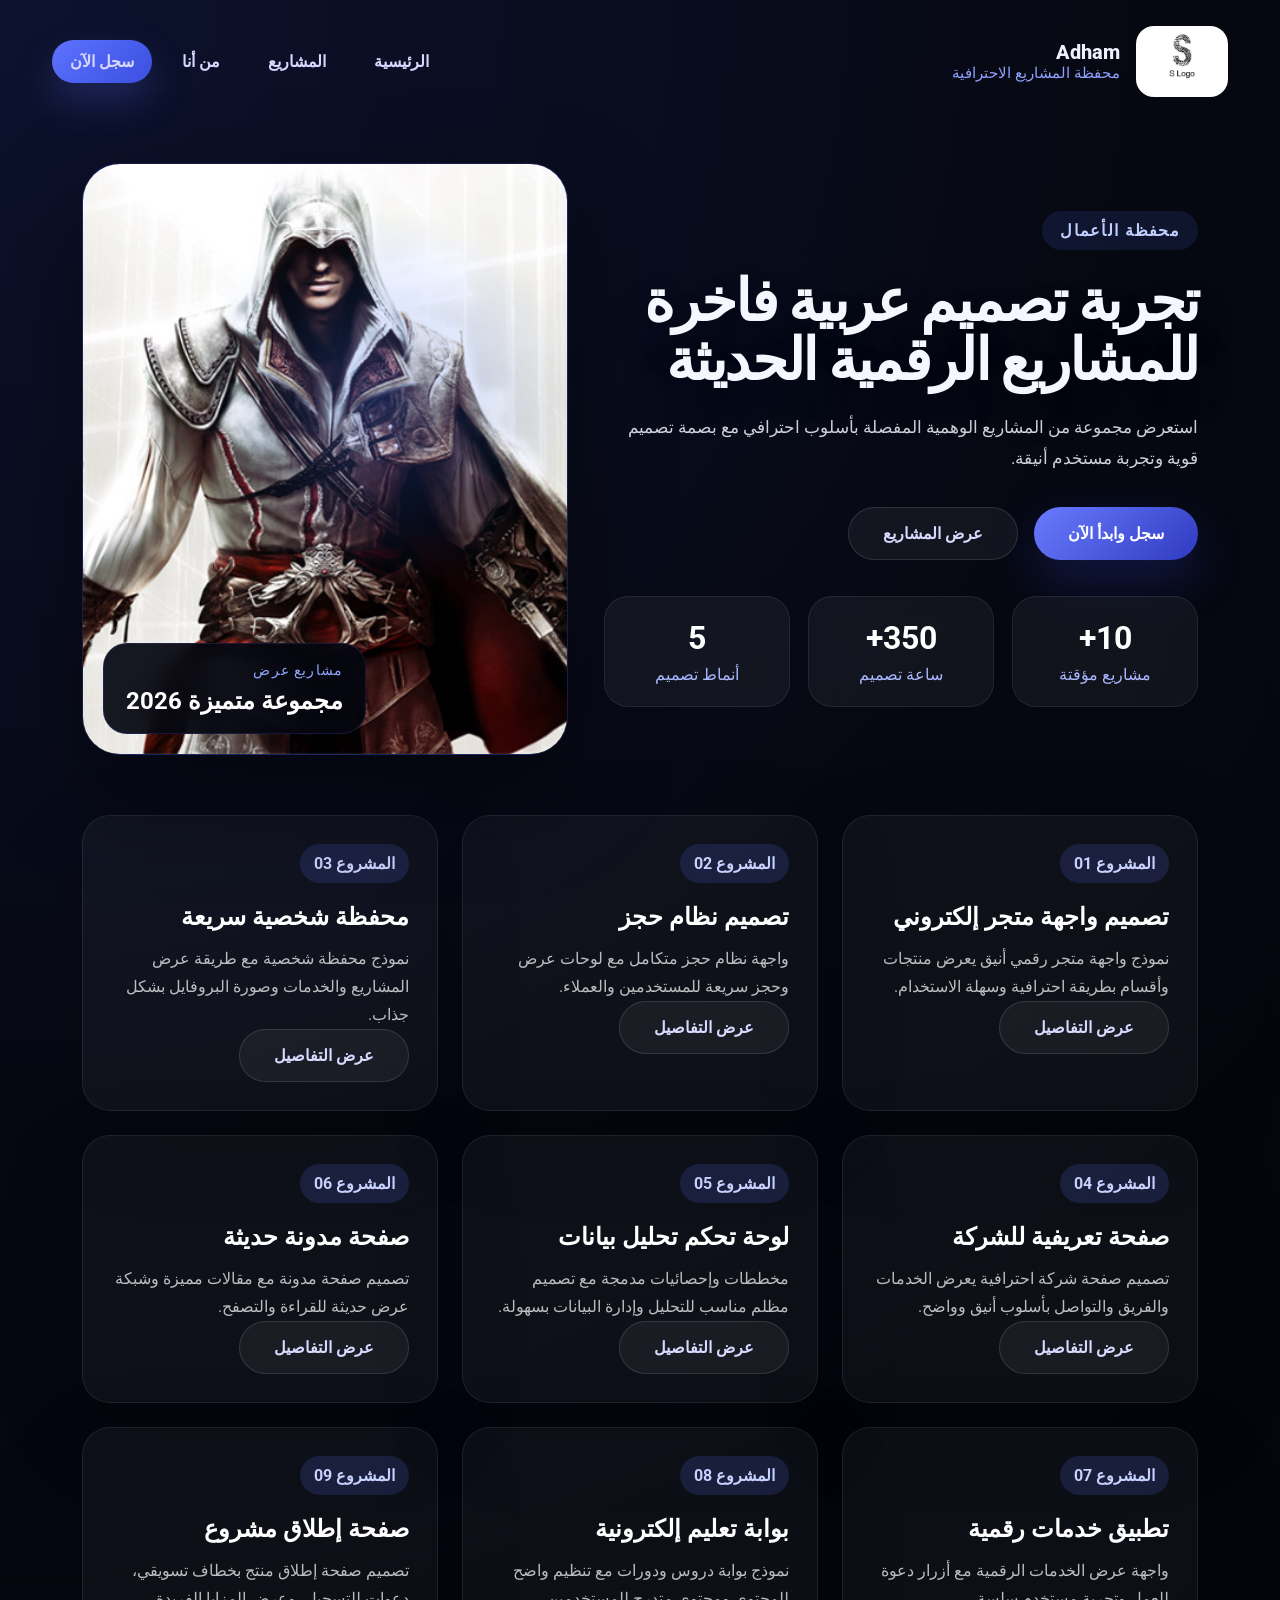
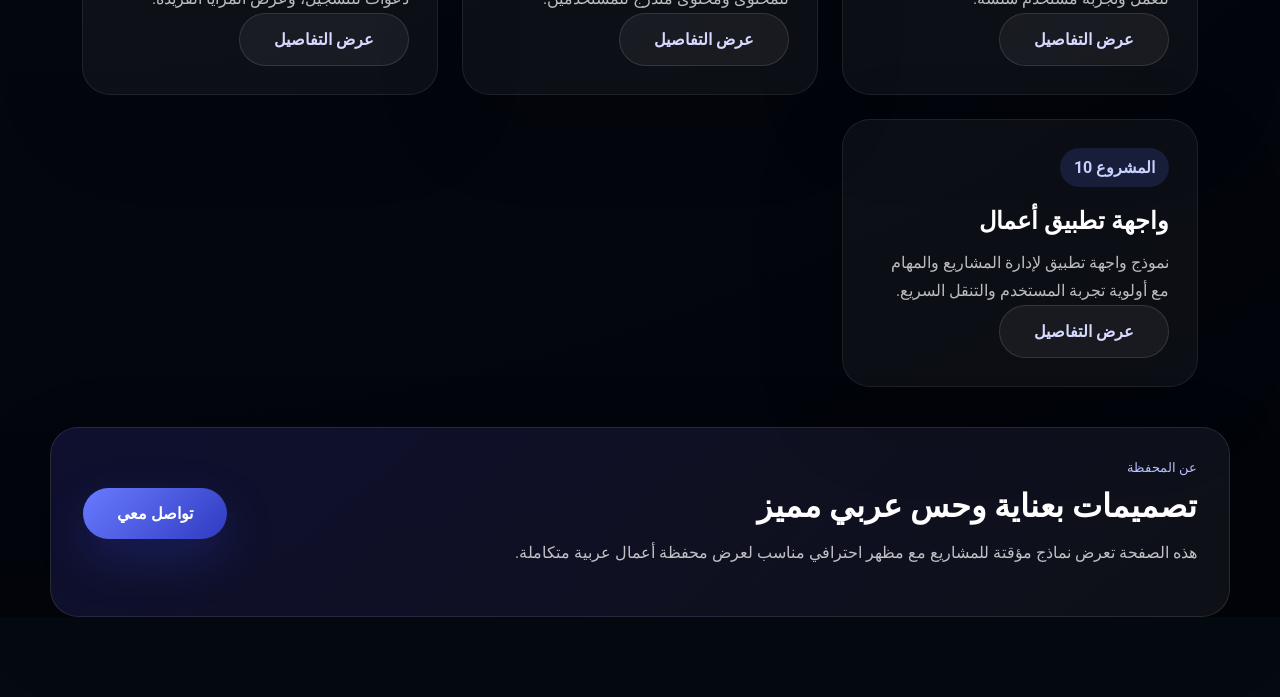
<file: index.html>
﻿<!DOCTYPE html>
<html lang="ar" dir="rtl">
<head>
  <meta charset="UTF-8">
  <meta name="viewport" content="width=device-width, initial-scale=1.0">
  <link rel="preconnect" href="https://fonts.googleapis.com">
  <link rel="preconnect" href="https://fonts.gstatic.com" crossorigin>
  <link href="https://fonts.googleapis.com/css2?family=Roboto:ital,wght@0,100..900;1,100..900&display=swap" rel="stylesheet">
  <title>محفظة المشاريع | Adham Portfolio</title>
  <link rel="stylesheet" href="./main.css">
</head>
<body class="home-page">
  <header class="site-header">
    <div class="brand">
      <img class="logo" src="images/20461.webp" alt="شعار Adham">
      <div>
        <span class="brand-label">Adham</span>
        <p class="brand-subtitle">محفظة المشاريع الاحترافية</p>
      </div>
    </div>
    <nav class="nav-menu">
      <a href="index.html">الرئيسية</a>
      <a href="#projects">المشاريع</a>
      <a href="#about">من أنا</a>
      <a class="nav-button" href="register.html">سجل الآن</a>
    </nav>
  </header>

  <main>
    <section class="hero-panel">
      <div class="hero-copy">
        <span class="eyebrow">محفظة الأعمال</span>
        <h1>تجربة تصميم عربية فاخرة للمشاريع الرقمية الحديثة</h1>
        <p>استعرض مجموعة من المشاريع الوهمية المفصلة بأسلوب احترافي مع بصمة تصميم قوية وتجربة مستخدم أنيقة.</p>
        <div class="hero-actions">
          <a class="primary-button" href="register.html">سجل وابدأ الآن</a>
          <a class="secondary-button" href="#projects">عرض المشاريع</a>
        </div>
        <div class="hero-metrics">
          <div>
            <strong>10+</strong>
            <span>مشاريع مؤقتة</span>
          </div>
          <div>
            <strong>350+</strong>
            <span>ساعة تصميم</span>
          </div>
          <div>
            <strong>5</strong>
            <span>أنماط تصميم</span>
          </div>
        </div>
      </div>
      <div class="hero-visual">
        <article class="visual-card">
          <img src="images/banner-image.jpg" alt="واجهة محفظة المشاريع العربية">
          <div class="visual-badge">
            <span>مشاريع عرض</span>
            <strong>مجموعة متميزة 2026</strong>
          </div>
        </article>
      </div>
    </section>

    <section id="projects" class="features-grid">
      <article class="feature-item">
        <span>المشروع 01</span>
        <h2>تصميم واجهة متجر إلكتروني</h2>
        <p>نموذج واجهة متجر رقمي أنيق يعرض منتجات وأقسام بطريقة احترافية وسهلة الاستخدام.</p>
        <a href="test.html" class="secondary-button">عرض التفاصيل</a>
      </article>
      <article class="feature-item">
        <span>المشروع 02</span>
        <h2>تصميم نظام حجز</h2>
        <p>واجهة نظام حجز متكامل مع لوحات عرض وحجز سريعة للمستخدمين والعملاء.</p>
        <a href="newhere/index.html" class="secondary-button">عرض التفاصيل</a>
      </article>
      <article class="feature-item">
        <span>المشروع 03</span>
        <h2>محفظة شخصية سريعة</h2>
        <p>نموذج محفظة شخصية مع طريقة عرض المشاريع والخدمات وصورة البروفايل بشكل جذاب.</p>
        <a href="#" class="secondary-button">عرض التفاصيل</a>
      </article>
      <article class="feature-item">
        <span>المشروع 04</span>
        <h2>صفحة تعريفية للشركة</h2>
        <p>تصميم صفحة شركة احترافية يعرض الخدمات والفريق والتواصل بأسلوب أنيق وواضح.</p>
        <a href="#" class="secondary-button">عرض التفاصيل</a>
      </article>
      <article class="feature-item">
        <span>المشروع 05</span>
        <h2>لوحة تحكم تحليل بيانات</h2>
        <p>مخططات وإحصائيات مدمجة مع تصميم مظلم مناسب للتحليل وإدارة البيانات بسهولة.</p>
        <a href="#" class="secondary-button">عرض التفاصيل</a>
      </article>
      <article class="feature-item">
        <span>المشروع 06</span>
        <h2>صفحة مدونة حديثة</h2>
        <p>تصميم صفحة مدونة مع مقالات مميزة وشبكة عرض حديثة للقراءة والتصفح.</p>
        <a href="#" class="secondary-button">عرض التفاصيل</a>
      </article>
      <article class="feature-item">
        <span>المشروع 07</span>
        <h2>تطبيق خدمات رقمية</h2>
        <p>واجهة عرض الخدمات الرقمية مع أزرار دعوة للعمل وتجربة مستخدم سلسة.</p>
        <a href="#" class="secondary-button">عرض التفاصيل</a>
      </article>
      <article class="feature-item">
        <span>المشروع 08</span>
        <h2>بوابة تعليم إلكترونية</h2>
        <p>نموذج بوابة دروس ودورات مع تنظيم واضح للمحتوى ومحتوى متدرج للمستخدمين.</p>
        <a href="#" class="secondary-button">عرض التفاصيل</a>
      </article>
      <article class="feature-item">
        <span>المشروع 09</span>
        <h2>صفحة إطلاق مشروع</h2>
        <p>تصميم صفحة إطلاق منتج بخطاف تسويقي، دعوات للتسجيل، وعرض المزايا الفريدة.</p>
        <a href="#" class="secondary-button">عرض التفاصيل</a>
      </article>
      <article class="feature-item">
        <span>المشروع 10</span>
        <h2>واجهة تطبيق أعمال</h2>
        <p>نموذج واجهة تطبيق لإدارة المشاريع والمهام مع أولوية تجربة المستخدم والتنقل السريع.</p>
        <a href="#" class="secondary-button">عرض التفاصيل</a>
      </article>
    </section>

    <section class="cta-strip" id="about">
      <div>
        <small>عن المحفظة</small>
        <h2>تصميمات بعناية وحس عربي مميز</h2>
        <p>هذه الصفحة تعرض نماذج مؤقتة للمشاريع مع مظهر احترافي مناسب لعرض محفظة أعمال عربية متكاملة.</p>
      </div>
      <a class="primary-button" href="contact.html">تواصل معي</a>
    </section>
  </main>
</body>
</html>
<template id="project-template">
  <article class="feature-item">
    <span></span>
    <h2></h2>
    <p></p>
    <a href="#" class="secondary-button">عرض التفاصيل</a>
  </article>
</template>
</file>
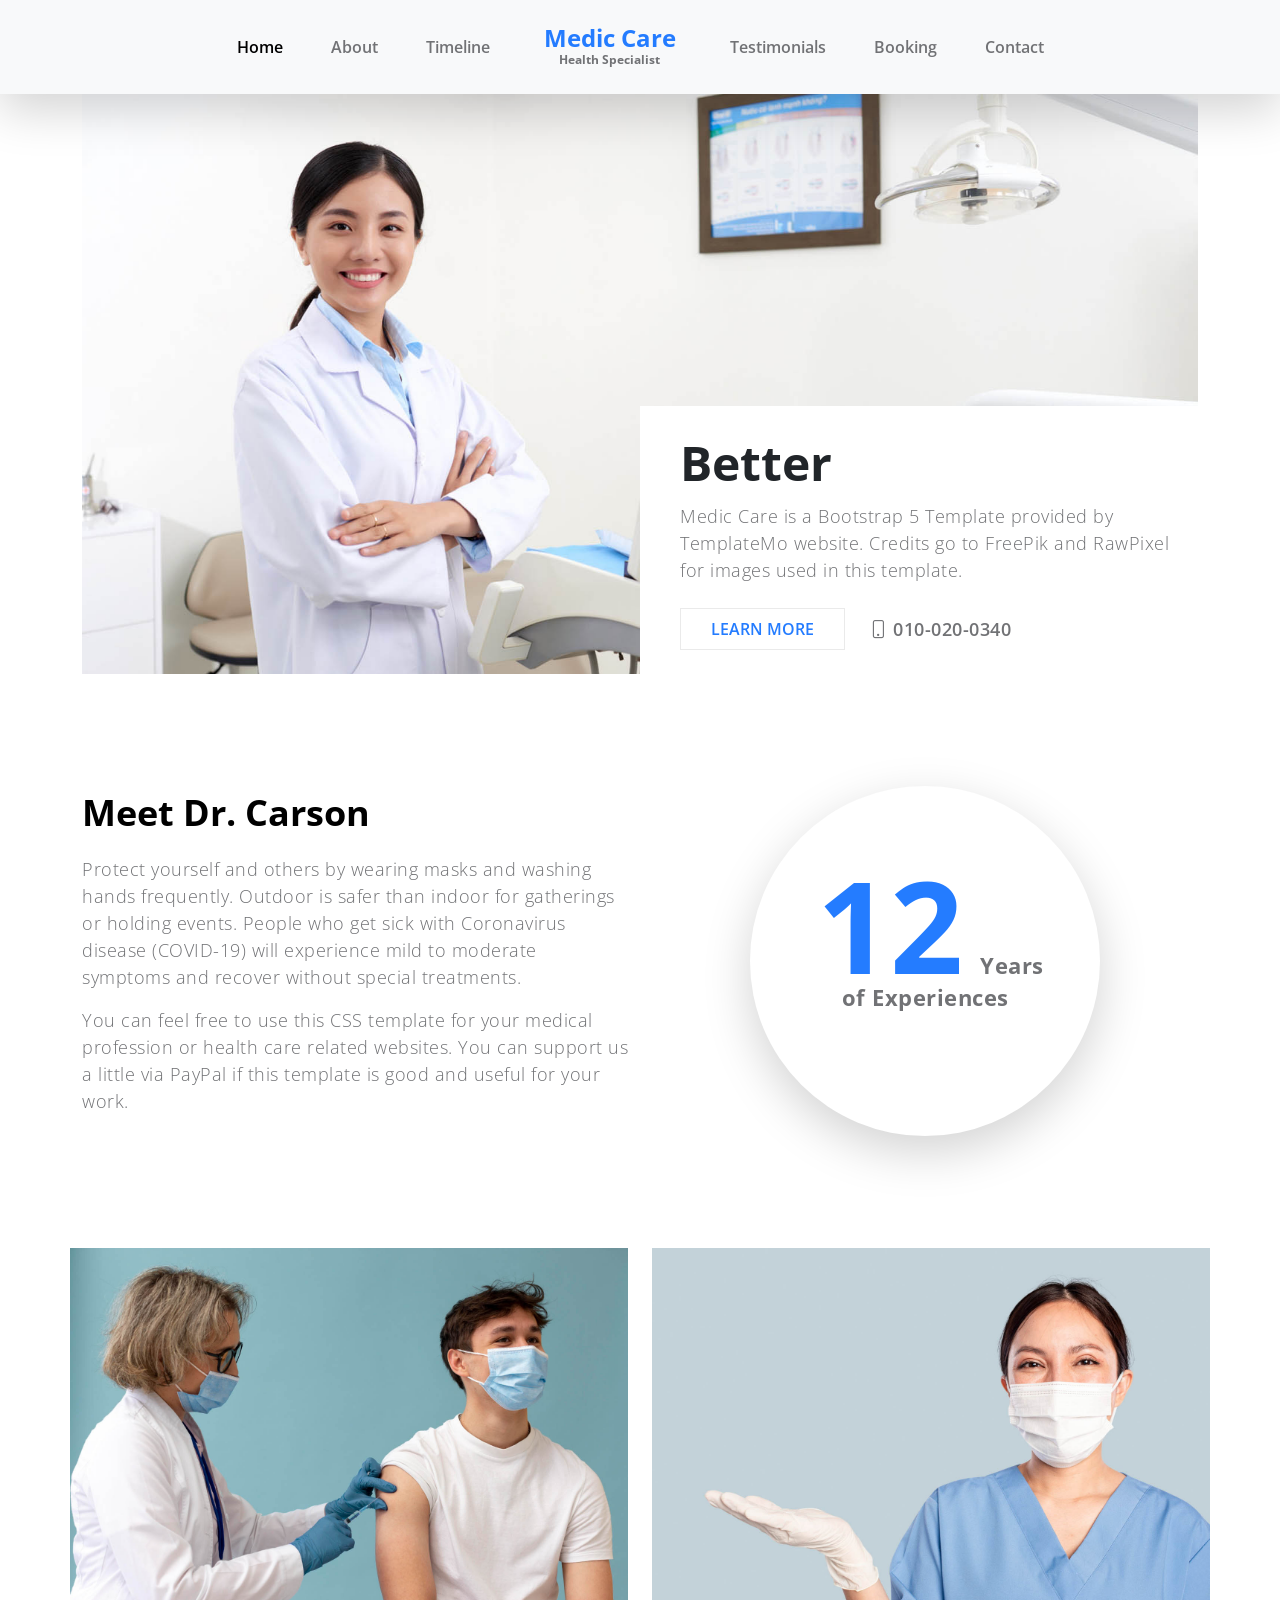
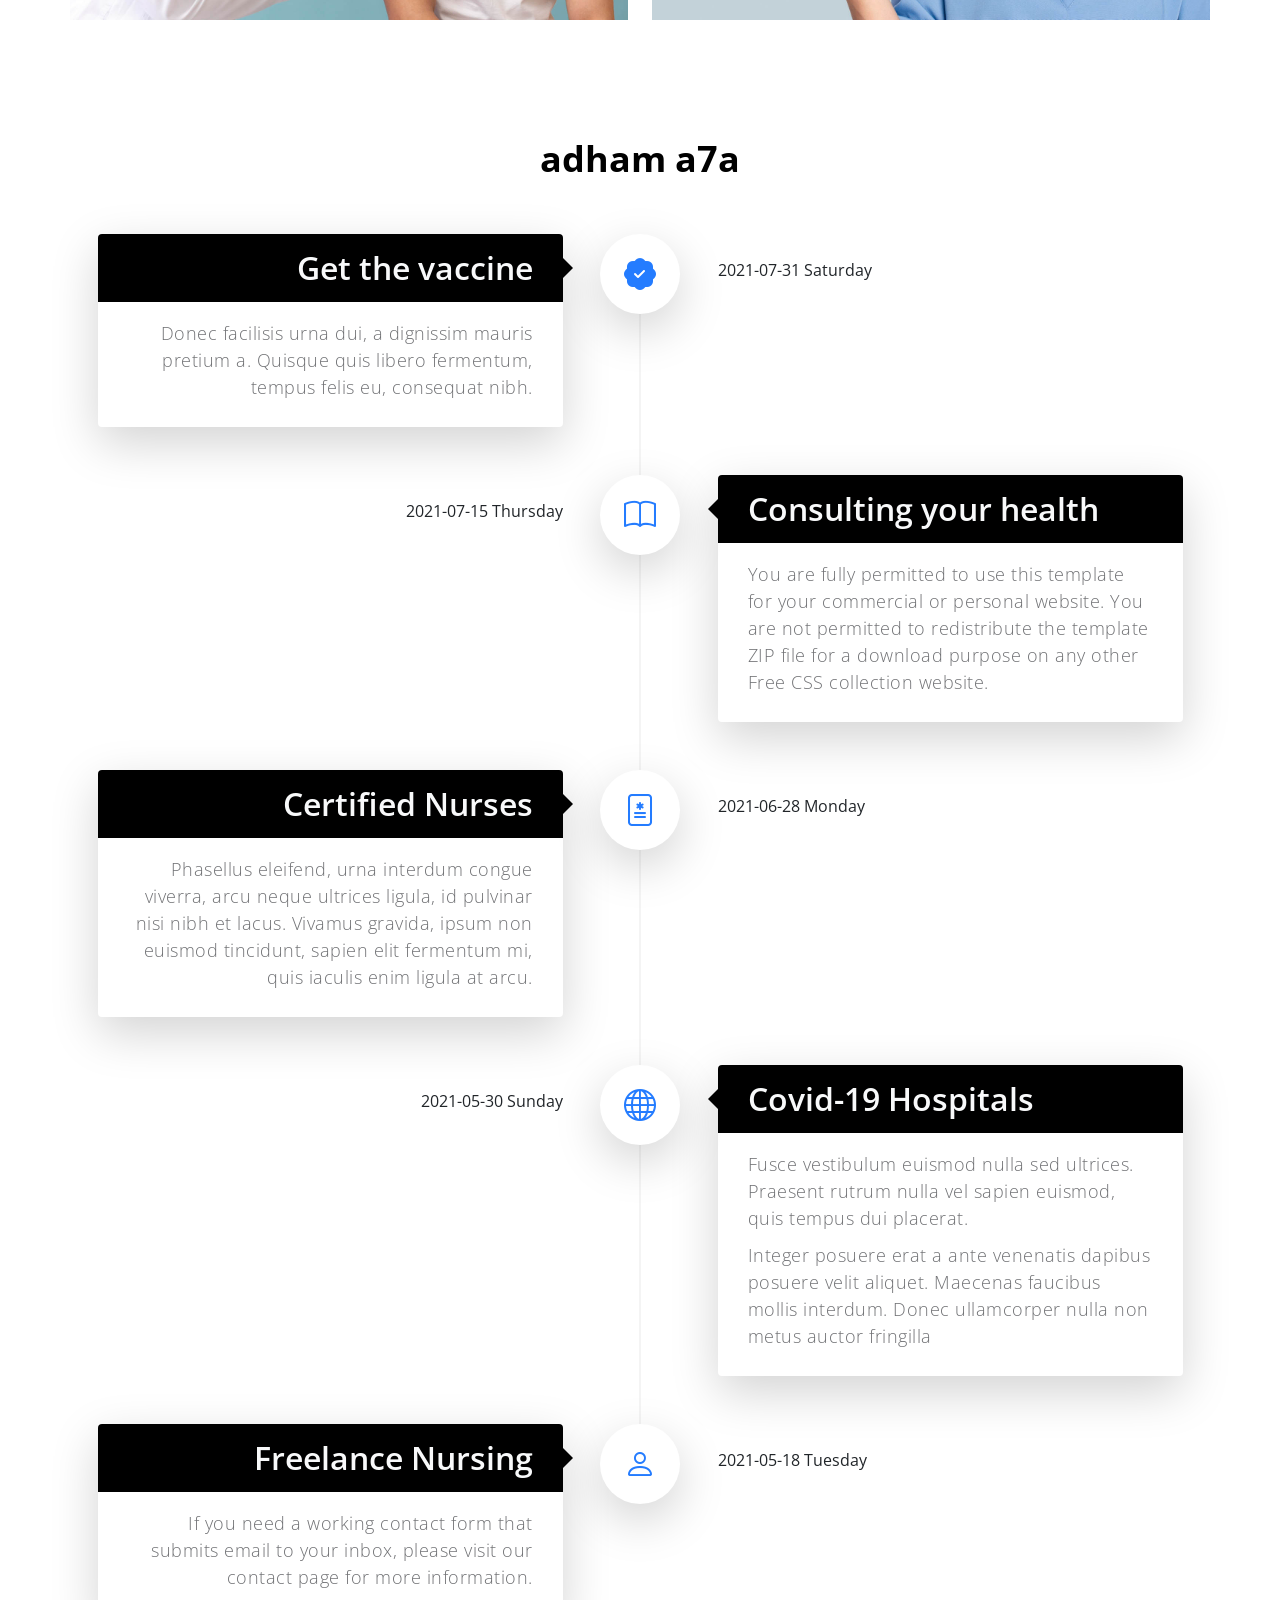
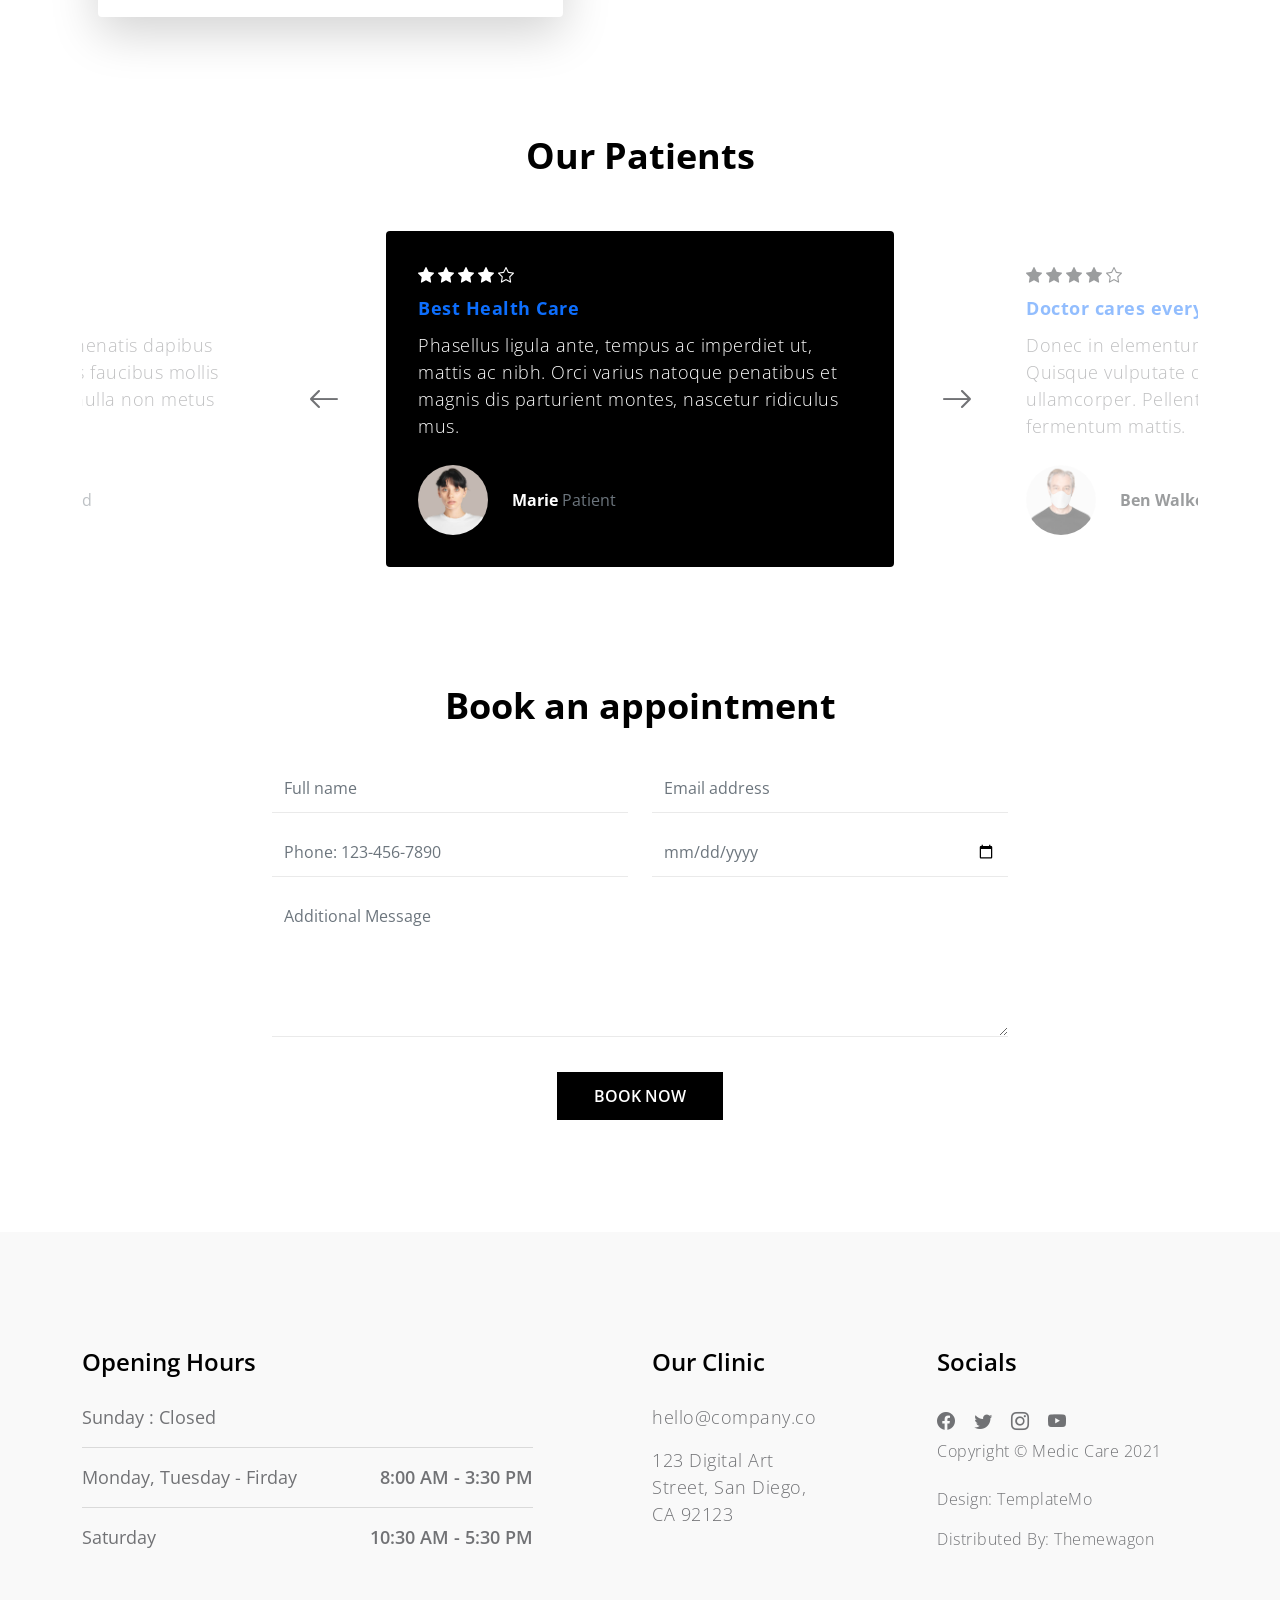
<file: newhere/index.html>
<!doctype html>
<html lang="en">
    <head>
        <meta charset="utf-8">
        <meta name="viewport" content="width=device-width, initial-scale=1">

        <meta name="description" content="">
        <meta name="author" content="">

        <title>Medic Care Bootstrap 5 CSS Template</title>

        <!-- CSS FILES -->        
        <link rel="preconnect" href="https://fonts.googleapis.com">
        
        <link rel="preconnect" href="https://fonts.gstatic.com" crossorigin>
        
        <link href="https://fonts.googleapis.com/css2?family=Open+Sans:wght@300;400;600;700&display=swap" rel="stylesheet">

        <link href="css/bootstrap.min.css" rel="stylesheet">

        <link href="css/bootstrap-icons.css" rel="stylesheet">

        <link href="css/owl.carousel.min.css" rel="stylesheet">

        <link href="css/owl.theme.default.min.css" rel="stylesheet">

        <link href="css/templatemo-medic-care.css" rel="stylesheet">
<!--

TemplateMo 566 Medic Care

https://templatemo.com/tm-566-medic-care

-->
    </head>
    
    <body id="top">
    
        <main>

            <nav class="navbar navbar-expand-lg bg-light fixed-top shadow-lg">
                <div class="container">
                    <a class="navbar-brand mx-auto d-lg-none" href="index.html">
                        Medic Care
                        <strong class="d-block">Health Specialist</strong>
                    </a>

                    <button class="navbar-toggler" type="button" data-bs-toggle="collapse" data-bs-target="#navbarNav" aria-controls="navbarNav" aria-expanded="false" aria-label="Toggle navigation">
                        <span class="navbar-toggler-icon"></span>
                    </button>

                    <div class="collapse navbar-collapse" id="navbarNav">
                        <ul class="navbar-nav mx-auto">
                            <li class="nav-item active">
                                <a class="nav-link" href="#hero">Home</a>
                            </li>

                            <li class="nav-item">
                                <a class="nav-link" href="#about">About</a>
                            </li>

                            <li class="nav-item">
                                <a class="nav-link" href="#timeline">Timeline</a>
                            </li>

                            <a class="navbar-brand d-none d-lg-block" href="index.html">
                                Medic Care
                                <strong class="d-block">Health Specialist</strong>
                            </a>

                            <li class="nav-item">
                                <a class="nav-link" href="#reviews">Testimonials</a>
                            </li>

                            <li class="nav-item">
                                <a class="nav-link" href="#booking">Booking</a>
                            </li>

                            <li class="nav-item">
                                <a class="nav-link" href="#contact">Contact</a>
                            </li>
                        </ul>
                    </div>

                </div>
            </nav>

            <section class="hero" id="hero">
                <div class="container">
                    <div class="row">

                        <div class="col-12">
                            <div id="myCarousel" class="carousel slide carousel-fade" data-bs-ride="carousel">
                                <div class="carousel-inner">
                                    <div class="carousel-item active">
                                        <img src="images/slider/portrait-successful-mid-adult-doctor-with-crossed-arms.jpg" class="img-fluid" alt="">
                                    </div>

                                    <div class="carousel-item">
                                        <img src="images/slider/young-asian-female-dentist-white-coat-posing-clinic-equipment.jpg" class="img-fluid" alt="">
                                    </div>

                                    <div class="carousel-item">
                                        <img src="images/slider/doctor-s-hand-holding-stethoscope-closeup.jpg" class="img-fluid" alt="">
                                    </div>
                                </div>
                            </div>

                            <div class="heroText d-flex flex-column justify-content-center">

                                <h1 class="mt-auto mb-2">
                                    Better
                                    <div class="animated-info">
                                        <span class="animated-item">health</span>
                                        <span class="animated-item">days</span>
                                        <span class="animated-item">lives</span>
                                    </div>
                                </h1>

                                <p class="mb-4">Medic Care is a Bootstrap 5 Template provided by TemplateMo website. Credits go to FreePik and RawPixel for images used in this template.</p>

                                <div class="heroLinks d-flex flex-wrap align-items-center">
                                    <a class="custom-link me-4" href="#about" data-hover="Learn More">Learn More</a>

                                    <p class="contact-phone mb-0"><i class="bi-phone"></i> 010-020-0340</p>
                                </div>
                            </div>
                        </div>

                    </div>
                </div>
            </section>

            <section class="section-padding" id="about">
                <div class="container">
                    <div class="row">

                        <div class="col-lg-6 col-md-6 col-12">
                            <h2 class="mb-lg-3 mb-3">Meet Dr. Carson</h2>

                            <p>Protect yourself and others by wearing masks and washing hands frequently. Outdoor is safer than indoor for gatherings or holding events. People who get sick with Coronavirus disease (COVID-19) will experience mild to moderate symptoms and recover without special treatments.</p>

                            <p>You can feel free to use this CSS template for your medical profession or health care related websites. You can <a rel="nofollow" href="http://paypal.me/templatemo" target="_blank">support us a little</a> via PayPal if this template is good and useful for your work.</p>
                        </div>

                        <div class="col-lg-4 col-md-5 col-12 mx-auto">
                            <div class="featured-circle bg-white shadow-lg d-flex justify-content-center align-items-center">
                                <p class="featured-text"><span class="featured-number">12</span> Years<br> of Experiences</p>
                            </div>
                        </div>

                    </div>
                </div>
            </section>

            <section class="gallery">
                <div class="container">
                    <div class="row">

                        <div class="col-lg-6 col-6 ps-0">
                            <img src="images/gallery/medium-shot-man-getting-vaccine.jpg" class="img-fluid galleryImage" alt="get a vaccine" title="get a vaccine for yourself">
                        </div>

                        <div class="col-lg-6 col-6 pe-0">
                            <img src="images/gallery/female-doctor-with-presenting-hand-gesture.jpg" class="img-fluid galleryImage" alt="wear a mask" title="wear a mask to protect yourself">
                        </div>

                    </div>
                </div>
            </section>

            <section class="section-padding pb-0" id="timeline">
                <div class="container">
                    <div class="row">

                        <h2 class="text-center mb-lg-5 mb-4">adham a7a </h2>
                        
                        <div class="timeline">
                            <div class="row g-0 justify-content-end justify-content-md-around align-items-start timeline-nodes">
                                <div class="col-9 col-md-5 me-md-4 me-lg-0 order-3 order-md-1 timeline-content bg-white shadow-lg">
                                    <h3 class=" text-light">Get the vaccine</h3>

                                    <p>Donec facilisis urna dui, a dignissim mauris pretium a. Quisque quis libero fermentum, tempus felis eu, consequat nibh.</p>
                                </div>

                                <div class="col-3 col-sm-1 order-2 timeline-icons text-md-center">
                                    <i class="bi-patch-check-fill timeline-icon"></i>
                                </div>

                                <div class="col-9 col-md-5 ps-md-3 ps-lg-0 order-1 order-md-3 py-4 timeline-date">
                                    <time>2021-07-31 Saturday</time>
                                </div>
                            </div>

                            <div class="row g-0 justify-content-end justify-content-md-around align-items-start timeline-nodes my-lg-5 my-4">
                                <div class="col-9 col-md-5 ms-md-4 ms-lg-0 order-3 order-md-1 timeline-content bg-white shadow-lg">
                                    <h3 class=" text-light">Consulting your health</h3>

                                    <p>You are fully permitted to use this template for your commercial or personal website. You are not permitted to redistribute the template ZIP file for a download purpose on any other <a href="https://www.google.com/search?q=free+css" target="_blank">Free CSS collection</a> website.</p>
                                </div>

                                <div class="col-3 col-sm-1 order-2 timeline-icons text-md-center">
                                    <i class="bi-book timeline-icon"></i>
                                </div>

                                <div class="col-9 col-md-5 pe-md-3 pe-lg-0 order-1 order-md-3 py-4 timeline-date">
                                    <time>2021-07-15 Thursday</time>
                                </div>
                            </div>

                            <div class="row g-0 justify-content-end justify-content-md-around align-items-start timeline-nodes">
                                <div class="col-9 col-md-5 me-md-4 me-lg-0 order-3 order-md-1 timeline-content bg-white shadow-lg">
                                    <h3 class=" text-light">Certified Nurses</h3>

                                    <p>Phasellus eleifend, urna interdum congue viverra, arcu neque ultrices ligula, id pulvinar nisi nibh et lacus. Vivamus gravida, ipsum non euismod tincidunt, sapien elit fermentum mi, quis iaculis enim ligula at arcu.</p>
                                </div>

                                <div class="col-3 col-sm-1 order-2 timeline-icons text-md-center">
                                    <i class="bi-file-medical timeline-icon"></i>
                                </div>

                                <div class="col-9 col-md-5 ps-md-3 ps-lg-0 order-1 order-md-3 py-4 timeline-date">
                                    <time>2021-06-28 Monday</time>
                                </div>
                            </div>

                            <div class="row g-0 justify-content-end justify-content-md-around align-items-start timeline-nodes my-lg-5 my-4">
                                <div class="col-9 col-md-5 ms-md-4 ms-lg-0 order-3 order-md-1 timeline-content bg-white shadow-lg">
                                    <h3 class=" text-light">Covid-19 Hospitals</h3>

                                    <p class="mb-0 pb-0">Fusce vestibulum euismod nulla sed ultrices. Praesent rutrum nulla vel sapien euismod, quis tempus dui placerat.</p>
                                    
                                    <p>Integer posuere erat a ante venenatis dapibus posuere velit aliquet. Maecenas faucibus mollis interdum. Donec ullamcorper nulla non metus auctor fringilla</p>
                                </div>

                                <div class="col-3 col-sm-1 order-2 timeline-icons text-md-center">
                                    <i class="bi-globe timeline-icon"></i>
                                </div>

                                <div class="col-9 col-md-5 pe-md-3 pe-lg-0 order-1 order-md-3 py-4 timeline-date">
                                    <time>2021-05-30 Sunday</time>
                                </div>
                            </div>

                            <div class="row g-0 justify-content-end justify-content-md-around align-items-start timeline-nodes">
                                <div class="col-9 col-md-5 me-md-4 me-lg-0 order-3 order-md-1 timeline-content bg-white shadow-lg">
                                    <h3 class=" text-light">Freelance Nursing</h3>

                                    <p>If you need a working contact form that submits email to your inbox, please <a rel="nofollow" href="https://templatemo.com/contact" target="_parent">visit our contact page</a> for more information.</p>
                                </div>

                                <div class="col-3 col-sm-1 order-2 timeline-icons text-md-center">
                                    <i class="bi-person timeline-icon"></i>
                                </div>

                                <div class="col-9 col-md-5 ps-md-3 ps-lg-0 order-1 order-md-3 py-4 timeline-date">
                                    <time>2021-05-18 Tuesday</time>
                                </div>
                            </div>
                        </div>

                    </div>
                </div>
            </section>

            <section class="section-padding pb-0" id="reviews">
                <div class="container">
                    <div class="row">

                        <div class="col-12">
                            <h2 class="text-center mb-lg-5 mb-4">Our Patients</h2>

                            <div class="owl-carousel reviews-carousel">

                                <figure class="reviews-thumb d-flex flex-wrap align-items-center rounded">
                                    <div class="reviews-stars">
                                        <i class="bi-star-fill"></i>
                                        <i class="bi-star-fill"></i>
                                        <i class="bi-star-fill"></i>
                                        <i class="bi-star-fill"></i>
                                        <i class="bi-star"></i>
                                    </div>

                                    <p class="text-primary d-block mt-2 mb-0 w-100"><strong>Best Health Care</strong></p>

                                    <p class="reviews-text w-100">Phasellus ligula ante, tempus ac imperdiet ut, mattis ac nibh. Orci varius natoque penatibus et magnis dis parturient montes, nascetur ridiculus mus.</p>

                                    <img src="images/reviews/beautiful-woman-face-portrait-brown-background.jpeg" class="img-fluid reviews-image" alt="">

                                    <figcaption class="ms-4">
                                        <strong>Marie</strong>

                                        <span class="text-muted">Patient</span>
                                    </figcaption>
                                </figure>

                                <figure class="reviews-thumb d-flex flex-wrap align-items-center rounded">
                                    <div class="reviews-stars">
                                        <i class="bi-star-fill"></i>
                                        <i class="bi-star-fill"></i>
                                        <i class="bi-star-fill"></i>
                                        <i class="bi-star-fill"></i>
                                        <i class="bi-star"></i>
                                    </div>

                                    <p class="text-primary d-block mt-2 mb-0 w-100"><strong>Doctor cares everyone!</strong></p>

                                    <p class="reviews-text w-100">Donec in elementum orci, nec posuere ligula. Quisque vulputate diam et ullamcorper ullamcorper. Pellentesque vestibulum neque at leo fermentum mattis.</p>

                                    <img src="images/reviews/senior-man-wearing-white-face-mask-covid-19-campaign-with-design-space.jpeg" class="img-fluid reviews-image" alt="">

                                    <figcaption class="ms-4">
                                        <strong>Ben Walker</strong>

                                        <span class="text-muted">Recovered</span>
                                    </figcaption>
                                </figure>

                                <figure class="reviews-thumb d-flex flex-wrap align-items-center rounded">
                                    <div class="reviews-stars">
                                        <i class="bi-star-fill"></i>
                                        <i class="bi-star-fill"></i>
                                        <i class="bi-star-fill"></i>
                                        <i class="bi-star-fill"></i>
                                        <i class="bi-star-fill"></i>
                                    </div>

                                    <p class="text-primary d-block mt-2 mb-0 w-100"><strong>Great services!</strong></p>

                                    <p class="reviews-text w-100">Vestibulum ante ipsum primis in faucibus orci luctus et ultrices posuere cubilia curae; Donec sit amet velit vitae purus aliquam efficitur.</p>

                                    <img src="images/reviews/portrait-british-woman.jpeg" class="img-fluid reviews-image" alt="">

                                    <figcaption class="ms-4">
                                        <strong>Laura Zono</strong>

                                        <span class="text-muted">New Patient</span>
                                    </figcaption>
                                </figure>

                                <figure class="reviews-thumb d-flex flex-wrap align-items-center rounded">
                                    <div class="reviews-stars">
                                        <i class="bi-star-fill"></i>
                                        <i class="bi-star-fill"></i>
                                        <i class="bi-star-fill"></i>
                                        <i class="bi-star"></i>
                                        <i class="bi-star"></i>
                                    </div>

                                    <p class="text-primary d-block mt-2 mb-0 w-100"><strong>Best Advices</strong></p>

                                    <p class="reviews-text w-100">Integer posuere erat a ante venenatis dapibus posuere velit aliquet. Maecenas faucibus mollis interdum. Donec ullamcorper nulla non metus auctor fringilla.</p>

                                    <img src="images/reviews/woman-wearing-mask-face-closeup-covid-19-green-background.jpeg" class="img-fluid reviews-image" alt="">

                                    <figcaption class="ms-4">
                                        <strong>Rosey</strong>

                                        <span class="text-muted">Almost Recovered</span>
                                    </figcaption>
                                </figure>
                               
                            </div>
                        </div>

                    </div>
                </div>
            </section>

            <section class="section-padding" id="booking">
                <div class="container">
                    <div class="row">
                    
                        <div class="col-lg-8 col-12 mx-auto">
                            <div class="booking-form">
                                
                                <h2 class="text-center mb-lg-3 mb-2">Book an appointment</h2>
                            
                                <form role="form" action="#booking" method="post">
                                    <div class="row">
                                        <div class="col-lg-6 col-12">
                                            <input type="text" name="name" id="name" class="form-control" placeholder="Full name" required>
                                        </div>

                                        <div class="col-lg-6 col-12">
                                            <input type="email" name="email" id="email" pattern="[^ @]*@[^ @]*" class="form-control" placeholder="Email address" required>
                                        </div>

                                        <div class="col-lg-6 col-12">
                                            <input type="telephone" name="phone" id="phone" pattern="[0-9]{3}-[0-9]{3}-[0-9]{4}" class="form-control" placeholder="Phone: 123-456-7890">
                                        </div>

                                        <div class="col-lg-6 col-12">
                                            <input type="date" name="date" id="date" value="" class="form-control">
                                            
                                        </div>

                                        <div class="col-12">
                                            <textarea class="form-control" rows="5" id="message" name="message" placeholder="Additional Message"></textarea>
                                        </div>

                                        <div class="col-lg-3 col-md-4 col-6 mx-auto">
                                            <button type="submit" class="form-control" id="submit-button">Book Now</button>
                                        </div>
                                    </div>
                                </form>

                            </div>
                        </div>

                    </div>
                </div>
            </section>

        </main>

        <footer class="site-footer section-padding" id="contact">
            <div class="container">
                <div class="row">

                    <div class="col-lg-5 me-auto col-12">
                        <h5 class="mb-lg-4 mb-3">Opening Hours</h5>

                        <ul class="list-group list-group-flush">
                            <li class="list-group-item d-flex">
                                Sunday : Closed
                            </li>

                            <li class="list-group-item d-flex">
                                Monday, Tuesday - Firday
                                <span>8:00 AM - 3:30 PM</span>
                            </li>

                            <li class="list-group-item d-flex">
                                Saturday
                                <span>10:30 AM - 5:30 PM</span>
                            </li>
                        </ul>
                    </div>

                    <div class="col-lg-2 col-md-6 col-12 my-4 my-lg-0">
                        <h5 class="mb-lg-4 mb-3">Our Clinic</h5>

                        <p><a href="mailto:hello@company.co">hello@company.co</a><p>

                        <p>123 Digital Art Street, San Diego, CA 92123</p>
                    </div>

                    <div class="col-lg-3 col-md-6 col-12 ms-auto">
                        <h5 class="mb-lg-4 mb-2">Socials</h5>

                        <ul class="social-icon">
                            <li><a href="#" class="social-icon-link bi-facebook"></a></li>

                            <li><a href="#" class="social-icon-link bi-twitter"></a></li>

                            <li><a href="#" class="social-icon-link bi-instagram"></a></li>

                            <li><a href="#" class="social-icon-link bi-youtube"></a></li>
                        </ul>

                        <div>
                            <p class="copyright-text">Copyright © Medic Care 2021 
                            <br><br>Design: <a href="https://templatemo.com" target="_parent">TemplateMo</a></p>
                            <p class="copyright-text">Distributed By: <a href="https://themewagon.com" target="_parent">Themewagon</a></p>
                        </div>
                    </div>

                   

                </div>
            </section>
        </footer>

        <!-- JAVASCRIPT FILES -->
        <script src="js/jquery.min.js"></script>
        <script src="js/bootstrap.bundle.min.js"></script>
        <script src="js/owl.carousel.min.js"></script>
        <script src="js/scrollspy.min.js"></script>
        <script src="js/custom.js"></script>
<!--

TemplateMo 566 Medic Care

https://templatemo.com/tm-566-medic-care

-->
    </body>
</html>
</file>
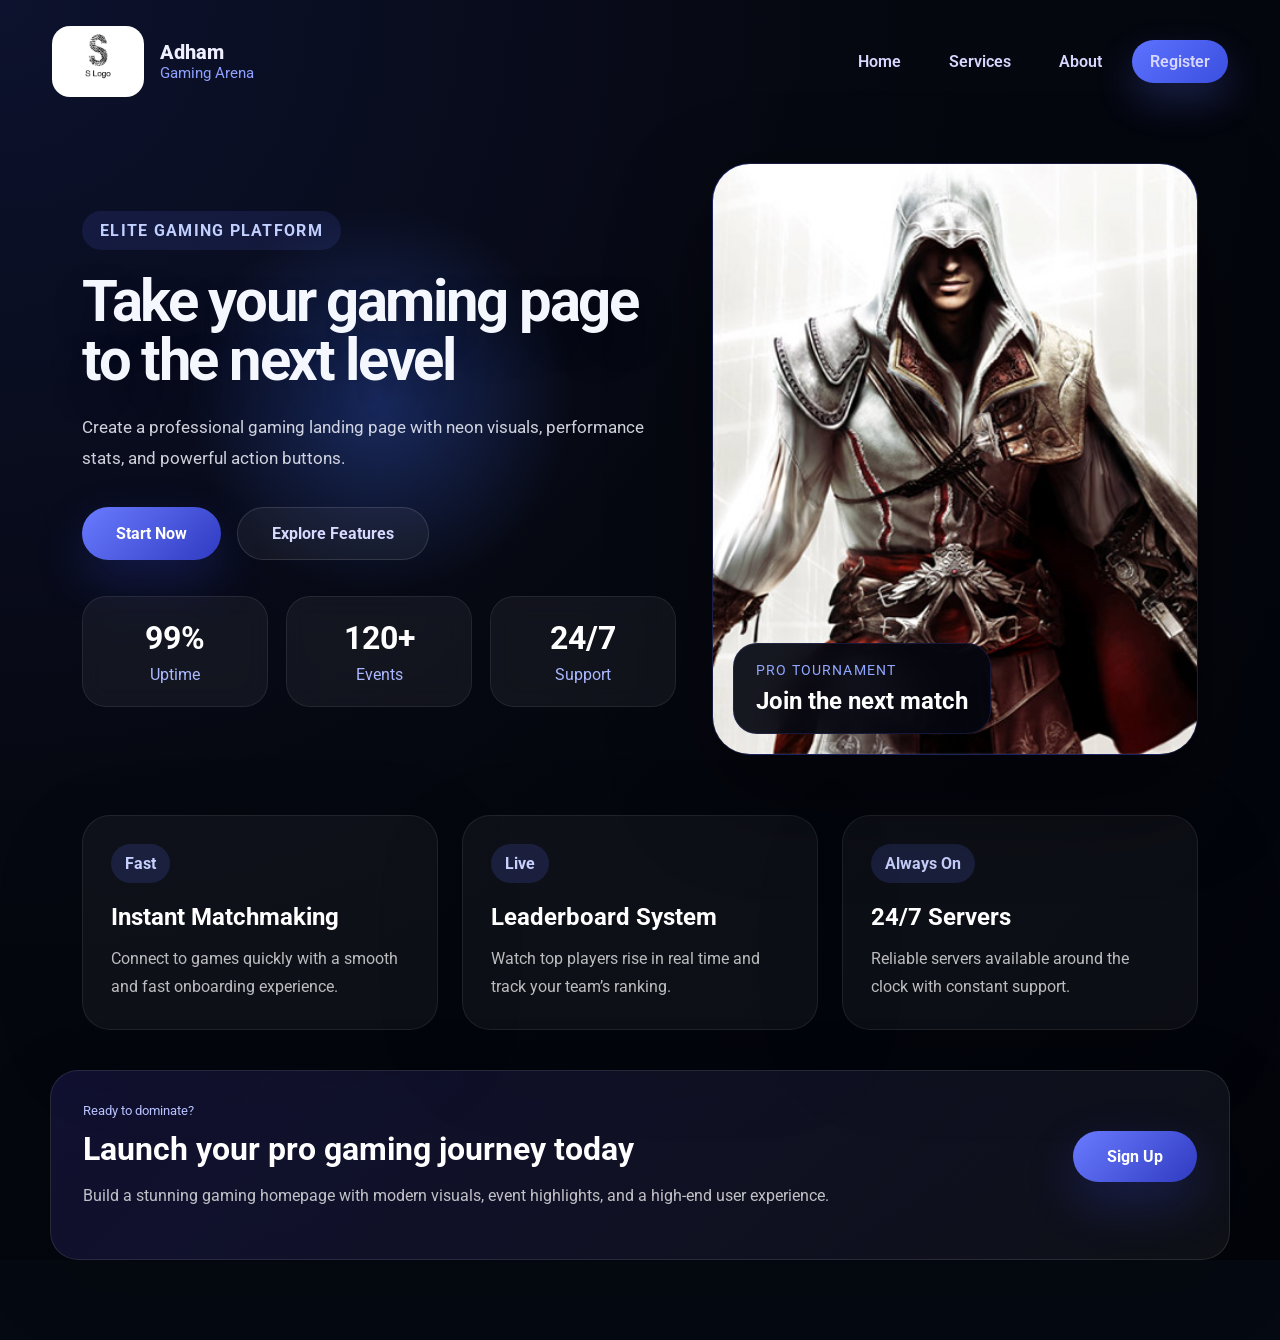
<file: gaming.html>
<!DOCTYPE html>
<html lang="en" dir="ltr">
<head>
    <meta charset="UTF-8">
    <meta http-equiv="X-UA-Compatible" content="IE=edge">
    <meta name="viewport" content="width=device-width, initial-scale=1.0">
    <link rel="preconnect" href="https://fonts.googleapis.com">
    <link rel="preconnect" href="https://fonts.gstatic.com" crossorigin>
    <link href="https://fonts.googleapis.com/css2?family=Roboto:ital,wght@0,100..900;1,100..900&display=swap" rel="stylesheet">
    <link rel="stylesheet" href="./main.css">
    <title>Adham Gaming Arena</title>
</head>
<body class="home-page">
    <header class="site-header">
        <div class="brand">
            <img class="logo" src="images/20461.webp" alt="Adham Gaming Logo">
            <div>
                <span class="brand-label">Adham</span>
                <p class="brand-subtitle">Gaming Arena</p>
            </div>
        </div>
        <nav class="nav-menu">
            <a href="index.html">Home</a>
            <a href="#features">Services</a>
            <a href="#about">About</a>
            <a class="nav-button" href="register.html">Register</a>
        </nav>
    </header>

    <main class="hero-panel">
        <section class="hero-copy">
            <span class="eyebrow">Elite Gaming Platform</span>
            <h1>Take your gaming page to the next level</h1>
            <p>Create a professional gaming landing page with neon visuals, performance stats, and powerful action buttons.</p>
            <div class="hero-actions">
                <a class="primary-button" href="register.html">Start Now</a>
                <a class="secondary-button" href="#features">Explore Features</a>
            </div>
            <div class="hero-metrics">
                <div>
                    <strong>99%</strong>
                    <span>Uptime</span>
                </div>
                <div>
                    <strong>120+</strong>
                    <span>Events</span>
                </div>
                <div>
                    <strong>24/7</strong>
                    <span>Support</span>
                </div>
            </div>
        </section>

        <section class="hero-visual">
            <div class="visual-card">
                <img src="images/banner-image.jpg" alt="Gaming battle field banner">
                <div class="visual-badge">
                    <span>PRO TOURNAMENT</span>
                    <strong>Join the next match</strong>
                </div>
            </div>
        </section>
    </main>

    <section id="features" class="features-grid">
        <article class="feature-item">
            <span>Fast</span>
            <h2>Instant Matchmaking</h2>
            <p>Connect to games quickly with a smooth and fast onboarding experience.</p>
        </article>
        <article class="feature-item">
            <span>Live</span>
            <h2>Leaderboard System</h2>
            <p>Watch top players rise in real time and track your team’s ranking.</p>
        </article>
        <article class="feature-item">
            <span>Always On</span>
            <h2>24/7 Servers</h2>
            <p>Reliable servers available around the clock with constant support.</p>
        </article>
    </section>

    <section id="about" class="cta-strip">
        <div>
            <small>Ready to dominate?</small>
            <h2>Launch your pro gaming journey today</h2>
            <p>Build a stunning gaming homepage with modern visuals, event highlights, and a high-end user experience.</p>
        </div>
        <a class="primary-button" href="register.html">Sign Up</a>
    </section>
</body>
</html>
</file>
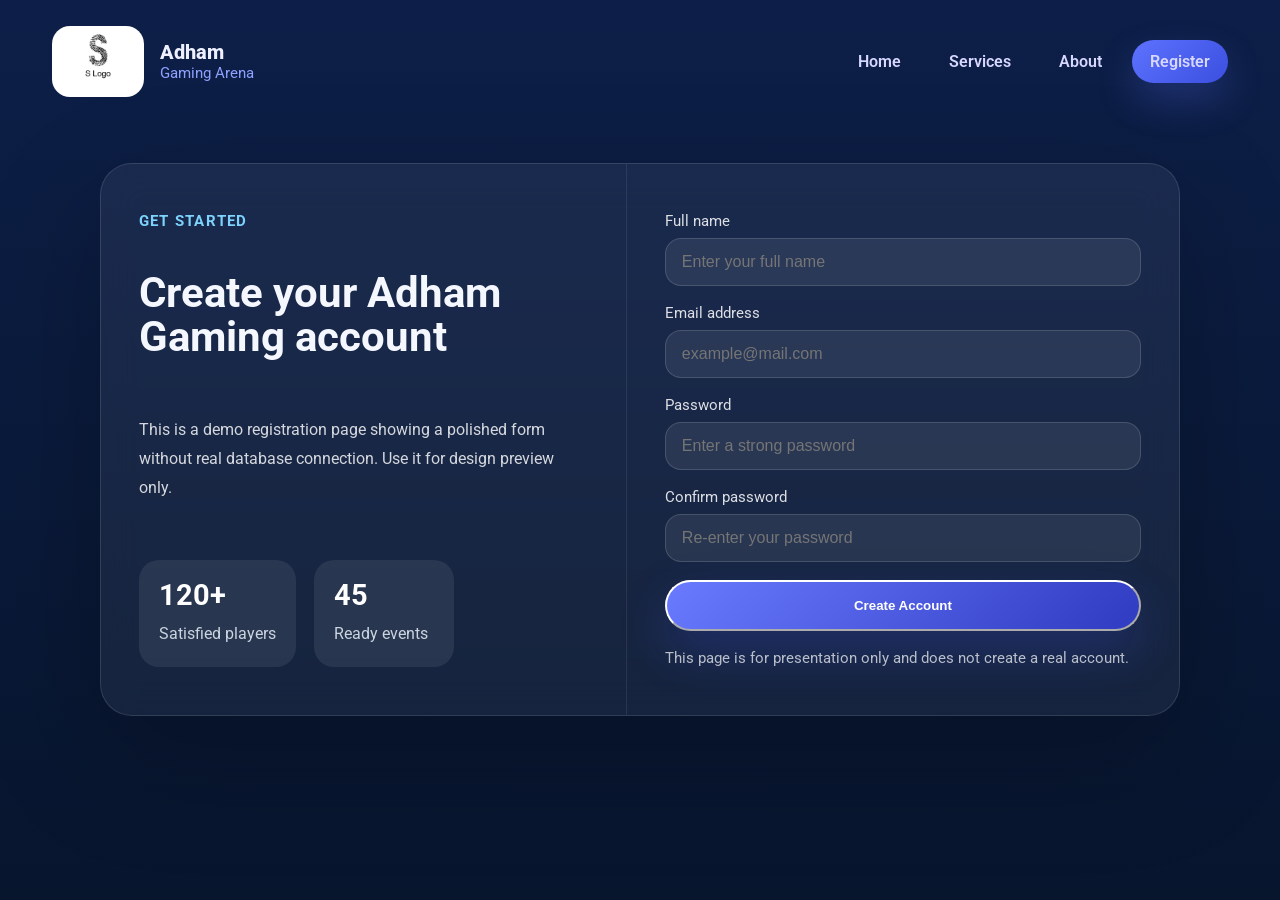
<file: register.html>
<!DOCTYPE html>
<html lang="en" dir="ltr">
<head>
    <meta charset="UTF-8">
    <meta name="viewport" content="width=device-width, initial-scale=1.0">
    <link rel="preconnect" href="https://fonts.googleapis.com">
    <link rel="preconnect" href="https://fonts.gstatic.com" crossorigin>
    <link href="https://fonts.googleapis.com/css2?family=Roboto:ital,wght@0,100..900;1,100..900&display=swap" rel="stylesheet">
    <title>Register | Adham Gaming Arena</title>
    <link rel="stylesheet" href="./main.css">
</head>
<body class="register-page">
    <header class="site-header">
        <div class="brand">
            <img class="logo" src="images/20461.webp" alt="Adham Gaming Logo">
            <div>
                <span class="brand-label">Adham</span>
                <p class="brand-subtitle">Gaming Arena</p>
            </div>
        </div>
        <nav class="nav-menu">
            <a href="index.html">Home</a>
            <a href="#features">Services</a>
            <a href="#about">About</a>
            <a class="nav-button" href="register.html">Register</a>
        </nav>
    </header>

    <main class="form-container">
        <section class="register-panel">
            <div class="register-info">
                <span>Get Started</span>
                <h1>Create your Adham Gaming account</h1>
                <p>This is a demo registration page showing a polished form without real database connection. Use it for design preview only.</p>
                <div class="register-stats">
                    <div>
                        <strong>120+</strong>
                        <p>Satisfied players</p>
                    </div>
                    <div>
                        <strong>45</strong>
                        <p>Ready events</p>
                    </div>
                </div>
            </div>

            <form class="register-form" onsubmit="event.preventDefault(); document.getElementById('successMessage').classList.add('visible');">
                <div class="input-group">
                    <label for="fullname">Full name</label>
                    <input id="fullname" type="text" placeholder="Enter your full name" required>
                </div>
                <div class="input-group">
                    <label for="email">Email address</label>
                    <input id="email" type="email" placeholder="example@mail.com" required>
                </div>
                <div class="input-group">
                    <label for="password">Password</label>
                    <input id="password" type="password" placeholder="Enter a strong password" required>
                </div>
                <div class="input-group">
                    <label for="confirmPassword">Confirm password</label>
                    <input id="confirmPassword" type="password" placeholder="Re-enter your password" required>
                </div>
                <button class="btn-primary" type="submit">Create Account</button>
                <p class="helper-text">This page is for presentation only and does not create a real account.</p>
                <p id="successMessage" class="success-message">Form submitted successfully! This is a demo only.</p>
            </form>
        </section>
    </main>
</body>
</html>
</file>
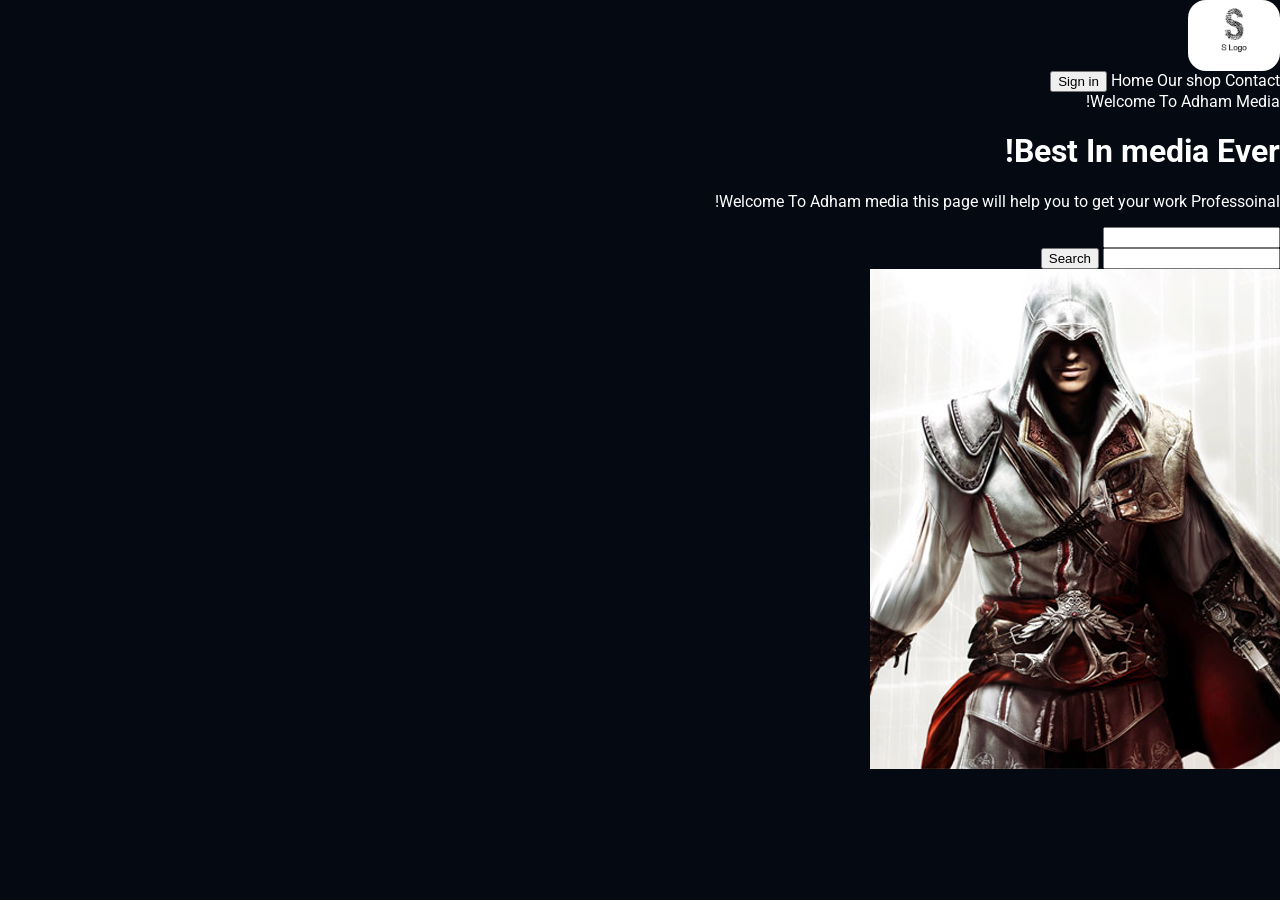
<file: test.html>
<!DOCTYPE html>

<head>
    <link rel="preconnect" href="https://fonts.googleapis.com">
    <link rel="preconnect" href="https://fonts.gstatic.com" crossorigin>
    <link
        href="https://fonts.googleapis.com/css2?family=Google+Sans:ital,opsz,wght,GRAD@0,17..18,400..700,200;1,17..18,400..700,200&family=Roboto:ital,wght@0,100..900;1,100..900&display=swap"
        rel="stylesheet">
    <title> Adham Media</title>
    <link rel="stylesheet" href="style.css">
</head>



<body class="landing-page">

    <div class="header">
        <img class="logo" src="images/20461.webp" />
        <div class="header-links">
            <a href="test.html">Home</a>
            <a href="#">Our shop</a>
            <a href="#">Contact</a>
            <button>Sign in </button>
        </div>
    </div>
    <!--landingpage -->
    <div>
        <span> Welcome To Adham Media!</span>
        <h1>Best In media Ever!</h1>
        <p>Welcome To Adham media this page will help you to get your work Professoinal!</p>
    </div>
    <div class="landing-page-search">
        <input searchplaceholder="start-typing..." />
    </div>
    <input type="search">
    <button>Search</button>
    <div>
        <img src="images/banner-image.jpg" alt="">
    </div>
    </div>
</body>
</file>
<file: main.css>
/* Main stylesheet for Adham Gaming Arena */
:root {
  color-scheme: dark;
  font-family: "Roboto", sans-serif;
  color: #f5f7ff;
  background: #050911;
}
* {
  box-sizing: border-box;
}
html, body {
  margin: 0;
  padding: 0;
  min-height: 100%;
  scroll-behavior: smooth;
}
body {
  background: radial-gradient(circle at top left, #0d122e 0%, #060811 45%, #02040a 100%);
  overflow-x: hidden;
  animation: pageFade 0.9s ease both;
}
.register-page {
  direction: ltr;
}
a {
  text-decoration: none;
  color: inherit;
}

img {
  max-width: 100%;
  display: block;
}
.home-page,
.register-page {
  min-height: 100vh;
}
.site-header,
.register-page .site-header {
  max-width: 1240px;
  margin: 0 auto;
  padding: 26px 32px;
  display: flex;
  justify-content: space-between;
  align-items: center;
  gap: 18px;
}
.brand {
  display: flex;
  align-items: center;
  gap: 16px;
}
.logo {
  width: 92px;
  border-radius: 18px;
}
.brand-label {
  display: block;
  font-size: 1.25rem;
  font-weight: 800;
  color: #eef0ff;
}
.brand-subtitle {
  margin: 0;
  color: #8ea1ff;
  font-size: 0.95rem;
}
.nav-menu {
  display: flex;
  align-items: center;
  gap: 12px;
  flex-wrap: wrap;
}
.nav-menu a {
  padding: 12px 18px;
  border-radius: 999px;
  transition: transform 0.24s ease, background 0.24s ease;
  color: #d7d7ff;
  font-weight: 600;
}
.nav-menu a:hover {
  transform: translateY(-2px);
  background: rgba(94, 114, 255, 0.14);
}
.nav-button {
  background: linear-gradient(135deg, #5e72ff, #3b4fe0);
  color: #fff;
  box-shadow: 0 18px 38px rgba(94, 114, 255, 0.24);
}
.hero-panel {
  max-width: 1180px;
  margin: 0 auto;
  display: grid;
  grid-template-columns: 1.1fr 0.9fr;
  gap: 36px;
  padding: 40px 32px 0;
  align-items: center;
  position: relative;
}
.hero-panel, .feature-item, .register-panel, .cta-strip, .visual-card {
  animation: floatIn 0.9s ease both;
}
.hero-panel::after {
  content: "";
  position: absolute;
  left: 4%;
  top: 6%;
  width: 48%;
  height: 76%;
  border-radius: 50%;
  background: radial-gradient(circle, rgba(66, 115, 255, 0.3), transparent 52%);
  pointer-events: none;
}
.hero-copy {
  position: relative;
  z-index: 1;
}
.eyebrow {
  display: inline-block;
  padding: 10px 18px;
  background: rgba(94, 114, 255, 0.12);
  border-radius: 999px;
  color: #c1d0ff;
  font-weight: 700;
  margin-bottom: 22px;
  letter-spacing: 0.08em;
  text-transform: uppercase;
}
.hero-copy h1 {
  margin: 0 0 22px;
  font-size: clamp(3rem, 4.5vw, 4.8rem);
  line-height: 1.03;
  letter-spacing: -0.04em;
  color: #f5f7ff;
  text-shadow: 0 18px 40px rgba(0, 0, 0, 0.22);
}
.hero-copy p {
  max-width: 620px;
  margin: 0 0 34px;
  font-size: 1.05rem;
  line-height: 1.8;
  color: rgba(245, 247, 255, 0.84);
}
.hero-actions {
  display: flex;
  flex-wrap: wrap;
  gap: 16px;
  margin-bottom: 36px;
}
.hero-actions a {
  position: relative;
}
.hero-actions a::after {
  content: "";
  position: absolute;
  inset: 0;
  border-radius: 999px;
  box-shadow: 0 0 0 0 rgba(94, 114, 255, 0.3);
  transition: box-shadow 0.3s ease;
}
.hero-actions a:hover::after {
  box-shadow: 0 0 0 18px rgba(94, 114, 255, 0.08);
}
.primary-button,
.secondary-button,
.btn-primary {
  display: inline-flex;
  align-items: center;
  justify-content: center;
  border-radius: 999px;
  padding: 16px 34px;
  font-weight: 700;
  transition: transform 0.25s ease, background-color 0.25s ease, opacity 0.25s ease;
}
.primary-button,
.btn-primary {
  background: linear-gradient(135deg, #6a7bff, #2f3bc1);
  color: #fff;
  box-shadow: 0 20px 50px rgba(64, 84, 255, 0.22);
}
.primary-button:hover,
.btn-primary:hover {
  transform: translateY(-2px);
}
.secondary-button {
  background: rgba(255, 255, 255, 0.05);
  border: 1px solid rgba(255, 255, 255, 0.12);
  color: #d7d9ff;
}
.secondary-button:hover {
  background: rgba(255, 255, 255, 0.14);
}
.hero-metrics {
  display: grid;
  grid-template-columns: repeat(3, minmax(120px, 1fr));
  gap: 18px;
}
.hero-metrics div {
  padding: 22px;
  border-radius: 24px;
  background: rgba(255, 255, 255, 0.05);
  border: 1px solid rgba(255, 255, 255, 0.08);
  text-align: center;
  backdrop-filter: blur(12px);
}
.hero-metrics strong {
  display: block;
  font-size: 2rem;
  color: #fff;
  margin-bottom: 8px;
}
.hero-metrics span {
  display: block;
  color: #aab8ff;
}
.hero-visual {
  position: relative;
}
.visual-card {
  position: relative;
  border-radius: 38px;
  overflow: hidden;
  box-shadow: 0 38px 100px rgba(0, 0, 0, 0.45);
  border: 1px solid rgba(94, 114, 255, 0.18);
  background: linear-gradient(180deg, rgba(13, 23, 77, 0.85), rgba(8, 10, 21, 0.95));
}
.visual-card img {
  width: 100%;
  height: auto;
  display: block;
}
.visual-badge {
  position: absolute;
  bottom: 20px;
  left: 20px;
  padding: 18px 22px;
  border-radius: 24px;
  background: rgba(4, 6, 16, 0.92);
  border: 1px solid rgba(94, 114, 255, 0.16);
  backdrop-filter: blur(16px);
}
.visual-badge span {
  display: block;
  color: #91a7ff;
  font-size: 0.9rem;
  margin-bottom: 8px;
  letter-spacing: 0.08em;
  text-transform: uppercase;
}
.visual-badge strong {
  display: block;
  font-size: 1.5rem;
  color: #fff;
}
.features-grid {
  max-width: 1180px;
  margin: 60px auto 40px;
  padding: 0 32px;
  display: grid;
  grid-template-columns: repeat(3, minmax(220px, 1fr));
  gap: 24px;
}
.feature-item {
  padding: 28px;
  border-radius: 28px;
  background: rgba(255, 255, 255, 0.04);
  border: 1px solid rgba(255, 255, 255, 0.08);
  box-shadow: 0 28px 90px rgba(0, 0, 0, 0.16);
  transition: transform 0.3s ease, border-color 0.3s ease;
}
.feature-item:hover {
  transform: translateY(-8px);
  border-color: rgba(94, 114, 255, 0.35);
}
.feature-item span {
  display: inline-flex;
  padding: 10px 14px;
  border-radius: 999px;
  background: rgba(94, 114, 255, 0.16);
  color: #c7d2fe;
  font-weight: 700;
  margin-bottom: 20px;
}
.feature-item h2 {
  margin: 0 0 14px;
  font-size: 1.5rem;
  color: #fff;
}
.feature-item p {
  margin: 0;
  color: rgba(255, 255, 255, 0.72);
  line-height: 1.75;
}
.cta-strip {
  max-width: 1180px;
  margin: 0 auto 80px;
  padding: 32px 32px 48px;
  display: flex;
  align-items: center;
  justify-content: space-between;
  gap: 20px;
  background: linear-gradient(135deg, rgba(79, 70, 229, 0.16), rgba(255, 255, 255, 0.05));
  border: 1px solid rgba(255, 255, 255, 0.1);
  border-radius: 28px;
  box-shadow: 0 24px 80px rgba(0, 0, 0, 0.16);
}
.cta-strip small {
  display: block;
  color: #b7c2ff;
  margin-bottom: 12px;
}
.cta-strip h2 {
  margin: 0 0 14px;
  font-size: 2rem;
  line-height: 1.2;
  color: #fff;
}
.cta-strip p {
  margin: 0;
  color: rgba(255, 255, 255, 0.74);
  max-width: 760px;
  line-height: 1.8;
}

/* Register page styles */
.register-page {
  background: linear-gradient(180deg, #0d1f48 0%, #07152d 100%);
}
.form-container {
  display: flex;
  justify-content: center;
  align-items: center;
  padding: 40px 24px 60px;
}
.register-panel {
  width: min(1080px, 100%);
  display: grid;
  grid-template-columns: 1fr 1.05fr;
  background: rgba(255, 255, 255, 0.06);
  border: 1px solid rgba(255, 255, 255, 0.12);
  border-radius: 32px;
  overflow: hidden;
  backdrop-filter: blur(18px);
  box-shadow: 0 40px 120px rgba(0, 0, 0, 0.24);
}
.register-info {
  padding: 48px 38px;
  display: flex;
  flex-direction: column;
  justify-content: space-between;
  gap: 24px;
  border-right: 1px solid rgba(255, 255, 255, 0.08);
}
.register-info span {
  color: #7dd3fc;
  font-size: 0.95rem;
  font-weight: 700;
  letter-spacing: 0.08em;
  text-transform: uppercase;
}
.register-info h1 {
  margin: 0;
  font-size: 2.6rem;
  line-height: 1.05;
}
.register-info p {
  color: rgba(255, 255, 255, 0.82);
  font-size: 1rem;
  line-height: 1.8;
}
.register-stats {
  display: flex;
  gap: 18px;
  flex-wrap: wrap;
}
.register-stats div {
  background: rgba(255, 255, 255, 0.08);
  padding: 18px 20px;
  border-radius: 20px;
  min-width: 140px;
}
.register-stats strong {
  display: block;
  font-size: 1.8rem;
  margin-bottom: 8px;
  color: #ffffff;
}
.register-stats p {
  margin: 0;
  color: #cbd5e1;
}
.register-form {
  padding: 48px 38px;
  display: grid;
  gap: 18px;
}
.input-group {
  display: grid;
  gap: 8px;
}
.input-group label {
  color: rgba(255, 255, 255, 0.85);
  font-size: 0.95rem;
}
.input-group input {
  width: 100%;
  padding: 14px 16px;
  border-radius: 16px;
  border: 1px solid rgba(255, 255, 255, 0.14);
  background: rgba(255, 255, 255, 0.08);
  color: white;
  font-size: 1rem;
  outline: none;
  transition: border-color 0.2s ease, box-shadow 0.2s ease;
}
.input-group input:focus {
  border-color: #7dd3fc;
  box-shadow: 0 0 0 3px rgba(125, 211, 252, 0.12);
}
.helper-text {
  margin: 0;
  color: rgba(255, 255, 255, 0.7);
  font-size: 0.95rem;
}
.success-message {
  margin: 0;
  padding: 14px 18px;
  border-radius: 14px;
  background: rgba(34, 197, 94, 0.15);
  color: #d1fae5;
  border: 1px solid rgba(34, 197, 94, 0.3);
  display: none;
}
.success-message.visible {
  display: block;
}

@media (max-width: 980px) {
  .hero-panel,
  .register-panel {
    grid-template-columns: 1fr;
  }
  .hero-panel {
    padding: 40px 24px 0;
  }
  .features-grid {
    grid-template-columns: 1fr;
  }
  .cta-strip {
    flex-direction: column;
    align-items: flex-start;
    padding: 28px;
  }
  .hero-panel::after {
    display: none;
  }
}
@media (max-width: 680px) {
  .site-header {
    flex-direction: column;
    align-items: flex-start;
    padding: 20px 20px;
  }
  .hero-copy h1 {
    font-size: 2.2rem;
  }
  .hero-actions {
    flex-direction: column;
    width: 100%;
  }
  .primary-button,
  .secondary-button,
  .btn-primary {
    width: 100%;
  }
  .hero-metrics {
    grid-template-columns: 1fr;
  }
  .features-grid,
  .cta-strip {
    padding: 0 16px;
  }
  .cta-strip {
    gap: 18px;
  }
  .nav-menu {
    gap: 10px;
  }
  .hero-copy p,
  .cta-strip p {
    max-width: 100%;
  }
  .visual-card {
    border-radius: 28px;
  }
  .register-panel {
    padding: 0;
    border-radius: 24px;
  }
  .register-info,
  .register-form {
    padding: 28px 20px;
  }
  .feature-item,
  .hero-copy,
  .hero-visual,
  .visual-card,
  .register-info,
  .register-form,
  .cta-strip {
    animation-duration: 1s;
  }
}
</file>
<file: newhere/css/templatemo-medic-care.css>
/*

TemplateMo 566 Medic Care

https://templatemo.com/tm-566-medic-care

*/

/*---------------------------------------
  CUSTOM PROPERTIES ( VARIABLES )             
-----------------------------------------*/
:root {
  --white-color:                  #FFFFFF;
  --primary-color:                #247cff;
  --section-bg-color:             #F9F9F9;
  --dark-color:                   #000000;
  --title-color:                  #565758;
  --p-color:                      #717275;
  --border-color:                 #eaeaea;

  --body-font-family:             'Open Sans', sans-serif;

  --h1-font-size:                 48px;
  --h2-font-size:                 36px;
  --h3-font-size:                 32px;
  --h4-font-size:                 28px;
  --h5-font-size:                 24px;
  --h6-font-size:                 22px;
  --p-font-size:                  18px;
  --menu-font-size:               16px;

  --font-weight-light:            300;
  --font-weight-normal:           400;
  --font-weight-semibold:         600;
  --font-weight-bold:             700;
}

body {
    background: var(--white-color);
    font-family: var(--body-font-family);    
    position: relative;
    padding-top: 94px;
}

/*---------------------------------------
  TYPOGRAPHY               
-----------------------------------------*/

h2,
h3,
h4,
h5,
h6 {
  color: var(--dark-color);
  line-height: inherit;
}

h1,
h2,
h3,
h4,
h5,
h6 {
  font-weight: var(--font-weight-semibold);
}

h1,
h2 {
  font-weight: var(--font-weight-bold);
}

h1 {
  font-size: var(--h1-font-size);
  line-height: normal;
}

h2 {
  font-size: var(--h2-font-size);
}

h3 {
  font-size: var(--h3-font-size);
}

h4 {
  font-size: var(--h4-font-size);
}

h5 {
  font-size: var(--h5-font-size);
}

h6 {
  font-size: var(--h6-font-size);
}

p {
  color: var(--p-color);
  font-size: var(--p-font-size);
  font-weight: var(--font-weight-light);
  letter-spacing: 0.5px;
}

a, 
button {
  touch-action: manipulation;
  transition: all 0.3s;
}

a {
  color: var(--p-color);
  text-decoration: none;
}

a:hover {
  color: var(--primary-color);
}

.section-padding {
  padding-top: 7rem;
  padding-bottom: 7rem;
}

/*---------------------------------------
  CUSTOM LINK               
-----------------------------------------*/
.custom-link {
  display: inline-block;
  text-decoration: none;
  border: 1px solid var(--border-color);
  color: var(--primary-color);
  pointer-events: auto;
  font-weight: var(--font-weight-semibold);
  line-height: 40px;
  position: relative;
  padding: 0 30px;
  box-sizing: border-box;
  margin: 0;
  -webkit-user-select: none;
     -moz-user-select: none;
      -ms-user-select: none;
          user-select: none;
  overflow: hidden;
  border-radius: 0;
  text-transform: uppercase;
}

.custom-link::before {
  content: attr(data-hover);
  background-color: var(--border-color);
  color: var(--primary-color);
  position: absolute;
  top: 100%;
  bottom: 0;
  left: 0;
  transition: all 300ms cubic-bezier(0.19, 1, 0.56, 1);
  right: 0;
  text-align: center;
}

.custom-link:hover::before {
  top: 0;
}

b,
strong {
  font-weight: var(--font-weight-bold);
}

/*---------------------------------------
  LIST GROUP               
-----------------------------------------*/
.list-group-item {
  background-color: transparent;
  color: var(--p-color);
  font-size: var(--p-font-size);
  padding: 1rem 0;
}

.list-group-item:first-child {
  padding-top: 0;
}

.list-group-item span {
  font-weight: var(--font-weight-semibold);
  margin-left: auto;
}

/*---------------------------------------
  ANIMATED TEXT              
-----------------------------------------*/
.animated {
  position: relative;
}

.animated-info {
  display: inline-block;
  vertical-align: top;
  min-width: 250px;
  position: relative;
}

.animated-item {
  color: var(--primary-color);
}

.animated-item {
  display: block;
  opacity: 0;
  overflow: hidden;
  position: absolute;
  top: 0;
  right: 0;
  left: 0;
  animation: BottomTotop 6s linear infinite 0s;
}

.animated-item:nth-child(2n+2) {
  animation-delay: 2s;
}

.animated-item:nth-child(3n+3) {
  animation-delay: 4s;
}

@keyframes BottomTotop {
  0% {
    opacity: 0;
  }
  5% {
    opacity: 0;
    transform: translateY(5px);
  }
  10% {
    opacity: 1;
    transform: translateY(0px);
  }
  25% {
    opacity: 1;
    transform: translateY(0px);
  }
  30% {
    opacity: 0;
    transform: translateY(5px);
  }
  80% {
    opacity: 0;
  }
  100% {
    opacity: 0;
  }
}

/*---------------------------------------
  HERO              
-----------------------------------------*/
.hero {  
  padding-top: 0rem;
}

.hero .container {
  position: relative;
  overflow: hidden;
  height: 580px;
}

.heroText {
  background: var(--white-color);
  position: absolute;
  z-index: 2;
  bottom: 0;
  right: 0;
  padding: 1.5rem 2.5rem;
  width: 50%;
}

.contact-phone {
  font-weight: var(--font-weight-semibold);
}

/*---------------------------------------
  FEATURED              
-----------------------------------------*/
.featured-circle {
  border-radius: 100%;
  width: 350px;
  height: 350px;
  margin: 0 auto;
  padding: 0 20px;
}

.featured-text {
  font-size: var(--h6-font-size);
  line-height: 2rem;
  font-weight: var(--font-weight-bold);
  text-align: center;
  margin-bottom: 0;
}

.featured-number {
  color: var(--primary-color);
  font-size: 8rem;
  margin: 0 10px;
}

/*---------------------------------------
  NAVIGATION              
-----------------------------------------*/
.navbar {
  padding-top: 20px;
  padding-bottom: 20px;
}

.navbar-brand {
  color: var(--primary-color);
  font-size: var(--h5-font-size);
  font-weight: var(--font-weight-bold);
  margin: 0 30px;
  padding: 0;
  text-align: center;
}

.navbar-brand strong {
  color: var(--p-color);
  font-size: 12px;
  position: relative;
  bottom: 5px;
}

.navbar-expand-lg .navbar-nav .nav-link {
  padding-right: 1.5rem;
  padding-left: 1.5rem;
}

.navbar-nav .nav-link {
  color: var(--p-color);
  font-weight: var(--font-weight-semibold);
  font-size: var(--menu-font-size);
  padding-top: 15px;
  padding-bottom: 15px;
}

.navbar-nav .nav-item.active .nav-link, 
.nav-link:focus, 
.nav-link:hover {
  color: var(--dark-color);
}

.nav-link:focus {
  color: var(--p-color);
}

.navbar-toggler {
  border: 0;
  padding: 0;
  cursor: pointer;
  margin: 0;
  width: 30px;
  height: 35px;
  outline: none;
}

.navbar-toggler:focus {
  outline: none;
  box-shadow: none;
}

.navbar-toggler[aria-expanded="true"] .navbar-toggler-icon {
  background: transparent;
}

.navbar-toggler[aria-expanded="true"] .navbar-toggler-icon:before,
.navbar-toggler[aria-expanded="true"] .navbar-toggler-icon:after {
  transition: top 300ms 50ms ease, -webkit-transform 300ms 350ms ease;
  transition: top 300ms 50ms ease, transform 300ms 350ms ease;
  transition: top 300ms 50ms ease, transform 300ms 350ms ease, -webkit-transform 300ms 350ms ease;
  top: 0;
}

.navbar-toggler[aria-expanded="true"] .navbar-toggler-icon:before {
  transform: rotate(45deg);
}

.navbar-toggler[aria-expanded="true"] .navbar-toggler-icon:after {
  transform: rotate(-45deg);
}

.navbar-toggler .navbar-toggler-icon {
  background: var(--dark-color);
  transition: background 10ms 300ms ease;
  display: block;
  width: 30px;
  height: 2px;
  position: relative;
}

.navbar-toggler .navbar-toggler-icon:before,
.navbar-toggler .navbar-toggler-icon:after {
  transition: top 300ms 350ms ease, -webkit-transform 300ms 50ms ease;
  transition: top 300ms 350ms ease, transform 300ms 50ms ease;
  transition: top 300ms 350ms ease, transform 300ms 50ms ease, -webkit-transform 300ms 50ms ease;
  position: absolute;
  right: 0;
  left: 0;
  background: var(--dark-color);
  width: 30px;
  height: 2px;
  content: '';
}

.navbar-toggler .navbar-toggler-icon:before {
  top: -8px;
}

.navbar-toggler .navbar-toggler-icon:after {
  top: 8px;
}

/*---------------------------------------
  TIMELINE               
-----------------------------------------*/
.timeline,
.timeline-nodes {
  position: relative;
}

.timeline-nodes:nth-child(even) {
  flex-direction: row-reverse;
}

.timeline h3, 
.timeline p {
  padding: 10px 30px;
} 

.timeline h3 {
  background: var(--dark-color);
}

.timeline::before {
  content: "";
  display: block;
  position: absolute;
  top: 37px;
  left: 50%;
  width: 0;
  border-left: 1px solid var(--border-color);
  height: 85%;
  z-index: 1;
  transform: translateX(-50%);
}

.timeline-content {
  position: relative;
  border-radius: 0 0 0.25rem 0.25rem;
  padding: 0;
}

.timeline-nodes:nth-child(odd) h3,
.timeline-nodes:nth-child(odd) p {
  text-align: right;
}

.timeline-nodes:nth-child(odd) .timeline-date {
  text-align: left;
}
 
.timeline-nodes:nth-child(even) .timeline-date {
  text-align: right;
}

.timeline-nodes:nth-child(odd) h3::after {
  content: "";
  position: absolute;
  top: 50%;
  left: 100%;
  transform: translate(0, -50%);
  width: 0;
  border-left: 10px solid var(--dark-color);
  border-top: 10px solid transparent;
  border-bottom: 10px solid transparent;
}

.timeline-nodes h3 {
  position: relative;
  border-radius: 0.25rem 0.25rem 0 0;
}

.timeline-nodes:nth-child(even) h3::after {
  content: "";
  position: absolute;
  top: 50%;
  right: 100%;
  transform: translate(0, -50%);
  width: 0;
  border-right: 10px solid var(--dark-color);
  border-top: 10px solid transparent;
  border-bottom: 10px solid transparent;
}

.timeline-icons {
  position: relative;
  z-index: 100;
}

.timeline-icons::before {
  content: "";
  width: 80px;
  height: 80px;
  border-radius: 50%;
  display: block;
  position: absolute;
  top: 0;
  left: 50%;
  transform: translate(-50%,0);
  background: var(--white-color);
  box-shadow: 0 1rem 3rem rgba(0,0,0,.175);
  z-index: 1;
}

.timeline-icon {
  position: relative;
  z-index: 100;
  font-size: var(--h3-font-size);
  color: var(--primary-color);
  display: block;
  text-align: center;
  line-height: 80px;
}

@media (max-width: 767px) {
  .timeline-nodes:nth-child(odd) h3,
  .timeline-nodes:nth-child(odd) p {
    text-align: left;
  }

  .timeline-nodes:nth-child(even) {
    flex-direction: row;
  }

  .timeline::before {
    content: "";
    display: block;
    position: absolute;
    top: 60px;
    left: 33px;
    width: 0;
    height: 90%;
    z-index: 1;
    transform: translateX(-50%);
  }

  .timeline-icons {
    position: absolute;
    left: 0%;
    top: 60px;
  }

  .timeline-nodes:nth-child(odd) h3::after {
    left: auto;
    right: 100%;
    border-left: 0;
    border-right: 10px solid var(--dark-color);
    border-top: 10px solid transparent;
    border-bottom: 10px solid transparent;
  }

  .timeline-nodes:nth-child(even) h3::after {
    right: 100%;
    width: 0;
    border-right: 10px solid var(--dark-color);
    border-top: 10px solid transparent;
    border-bottom: 10px solid transparent;
  }

  .timeline-nodes:nth-child(even) .timeline-date {
    text-align: left;
  }

  .timeline-icons::before {
    width: 75px;
    height: 75px;
  }

  .timeline-icon {
    line-height: 75px;
  }
}

@media (max-width: 575px) {
  .timeline::before {
    content: "";
    display: block;
    top: 60px;
    left: 57px;
    height: 87%;
  }

  .timeline-icons {
    position: absolute;
    left: -10px;
  }

  .timeline-icons::before {
    width: 70px;
    height: 70px;
  }

  .timeline-icon {
    line-height: 70px;
  }
}

/*---------------------------------------
  REVIEWS               
-----------------------------------------*/
.reviews-thumb {
  margin-bottom: 0;
  padding: 32px;
}

.reviews-text {
  margin-top: 10px;
  margin-bottom: 25px;
}

.reviews-image {
  border-radius: 100px;
  width: 70px !important;
  height: 70px !important;
}

.reviews-carousel .owl-item {
  opacity: 0.45;
}

.reviews-carousel .owl-item.active.center {
  opacity: 1;
}

.reviews-carousel .owl-item.active.center .reviews-thumb {
  background: var(--dark-color);
}

.reviews-carousel .owl-item.active.center .reviews-thumb,
.reviews-carousel .owl-item.active.center .reviews-text {
  color: var(--white-color);
}

.reviews-carousel .owl-nav {
  display: flex;
  justify-content: space-between;
  margin: auto;
  text-align: center;
  position: absolute;
  top: 50%;
  left: 50%;
  transform: translate(-50%, -50%);
}

.reviews-carousel .owl-nav span {
  width: 35px;
  height: 35px;
  line-height: 35px;
  display: block;
}

.reviews-carousel .owl-nav .owl-prev {
  position: relative;
  left: -80px;
}

.reviews-carousel .owl-nav .owl-next {
  position: relative;
  right: -80px;
}

.reviews-carousel .owl-prev span,
.reviews-carousel .owl-next span {
  color: transparent;
}

.reviews-carousel .owl-prev span::before,
.reviews-carousel .owl-next span::before {
  font-family: bootstrap-icons;
  display: block;
  font-size: var(--h3-font-size);
  color: var(--p-color);
  width: 35px;
  height: 35px;
}

.reviews-carousel .owl-prev span::before {
  content: "\f12f";
}

.reviews-carousel .owl-next span::before {
  content: "\f138";
}

/*---------------------------------------
  BOOKING FORM            
-----------------------------------------*/

.booking-form .form-control {
  background: transparent;
  border-radius: 0;
  border: 0;
  border-bottom: 1px solid var(--border-color);
  color: #6c757d;
  font-weight: var(--font-weight-normal);
  padding-top: 12px;
  padding-bottom: 12px;
  margin-top: 15px;
  transition: all 0.3s;
}

.booking-form #submit-button {
  background: var(--dark-color);
  border-bottom: 0;
  font-weight: var(--font-weight-semibold);
  color: var(--white-color);
  text-transform: uppercase;
  margin-top: 35px;
}

.booking-form #submit-button:hover {
  background: var(--primary-color);
}

/*---------------------------------------
  FOOTER              
-----------------------------------------*/
.site-footer {
  background: var(--section-bg-color);
}

.copyright-text {
  font-size: var(--menu-font-size);
}

/*---------------------------------------
  SOCIAL ICON               
-----------------------------------------*/
.social-icon {
  margin: 0;
  padding: 0;
}

.social-icon li {
  list-style: none;
  display: inline-block;
  vertical-align: top;
  transition: all 0.3s;
}

.social-icon:hover li:not(:hover) {
  opacity: 0.65;
}

.social-icon-link {
  font-size: var(--p-font-size);
  display: inline-block;
  vertical-align: top;
  margin-top: 4px;
  margin-bottom: 4px;
  margin-right: 15px;
}

.social-icon-link:hover {
  color: var(--primary-color);
}

/*---------------------------------------
  RESPONSIVE STYLES               
-----------------------------------------*/
@media screen and (min-width: 1600px) {
  .hero .container {
    height: 740px;
  }
}

@media screen and (max-width: 991px) {
  body {
    padding-top: 74px;
  }

  h1 {
    font-size: 38px;
  }

  h2 {
    font-size: 32px;
  }

  h3 {
    font-size: 26px;
  }

  h4 {
    font-size: 24px;
  }

  h5 {
    font-size: 20px;
  }

  h6 {
    font-size: 18px;
  }

  .section-padding {
    padding-top: 5rem;
    padding-bottom: 5rem;
  }

  .navbar {
    padding-top: 10px;
    padding-bottom: 10px;
  }

  .navbar-nav .nav-link {
    padding-top: 5px;
    padding-bottom: 10px;
  }

  .hero .container {
    height: inherit;
  }

  .heroText {
    position: relative;
    bottom: 100px;
    left: 0;
    width: auto;
    margin-bottom: -100px;
    padding: 2rem;
  }

  .featured-circle {
    width: 320px;
    height: 320px;
  }
}

@media screen and (max-width: 767px) {
  .heroText {
    padding: 1.5rem;
  }

  .animated-info {
    min-width: 125px;
  }

  .featured-circle {
    margin-top: 20px;
  }

  .reviews-carousel .owl-nav {
    position: relative;
    width: auto !important;
    transform: inherit;
    top: 0;
    bottom: 0;
    left: 0;
    max-width: 100px;
    margin: 20px auto;
  }

  .reviews-carousel .owl-nav .owl-prev,
  .reviews-carousel .owl-nav .owl-next {
    right: 0;
    left: 0;
  }
}

@media screen and (max-width: 480px) {
  .heroText {
    padding: 1rem;
  }

  .heroLinks .custom-link {
    font-size: 12px;
    line-height: 30px;
    margin-right: 12px !important;
    padding: 0 25px;
  }

  .contact-phone {
    font-size: 12px;
  }
}

@media screen and (max-width: 360px) {
  .featured-number {
    font-size: 5rem;
  }

  .featured-circle {
    width: 235px;
    height: 235px;
  }

  .reviews-image {
    width: 55px !important;
    height: 55px !important;
  }

  .reviews-thumb figcaption {
    font-size: var(--menu-font-size);
  }

  .timeline::before {
    left: 42px;
  }
}
</file>
<file: style.css>
body{margin:0;padding:0;font-family:"Roboto",sans-serif;background:#050911;color:#fff;direction:rtl}
*{box-sizing:border-box}
a{text-decoration:none;color:inherit}
img{max-width:100%;display:block}

.home-page{min-height:100vh;background:radial-gradient(circle at top left,#0d122e 0%,#060811 48%,#02040a 100%);padding-bottom:60px}
.site-header{max-width:1240px;margin:0 auto;padding:24px 32px;display:flex;justify-content:space-between;align-items:center;gap:24px}
.brand{display:flex;align-items:center;gap:16px}
.logo{width:90px;height:auto;border-radius:18px;object-fit:contain}
.brand-label{display:block;font-size:1.25rem;font-weight:800;color:#eef0ff}
.brand-subtitle{margin:0;color:#8ea1ff;font-size:.95rem}
.nav-menu{display:flex;align-items:center;gap:16px;flex-wrap:wrap}
.nav-menu a{padding:12px 18px;border-radius:999px;transition:transform .25s ease,background .25s ease}
.nav-menu a:hover{transform:translateY(-2px);background:rgba(94,114,255,.14)}
.nav-button{background:#5e72ff;color:#fff;box-shadow:0 18px 38px rgba(94,114,255,.22)}
.hero-panel{max-width:1180px;margin:0 auto;display:grid;grid-template-columns:1.1fr .9fr;gap:38px;padding:40px 32px 0;align-items:center;position:relative}
.hero-panel::after{content:'';position:absolute;left:5%;top:8%;width:45%;height:80%;border-radius:50%;background:radial-gradient(circle,#4273ff55 0%,transparent 55%);pointer-events:none}
.hero-copy{position:relative;z-index:1}
.eyebrow{display:inline-block;padding:10px 18px;background:rgba(94,114,255,.12);border-radius:999px;color:#c1d0ff;font-weight:700;margin-bottom:20px}
.hero-copy h1{font-size:clamp(3rem,4.5vw,4.8rem);line-height:1.03;margin:0 0 22px;color:#f5f7ff;letter-spacing:-.04em;text-shadow:0 18px 40px rgba(0,0,0,.2)}
.hero-copy p{max-width:620px;font-size:1.05rem;line-height:1.8;color:rgba(245,247,255,.82);margin:0 0 30px}
.hero-actions{display:flex;flex-wrap:wrap;gap:16px;margin-bottom:36px}
.primary-button{display:inline-flex;align-items:center;justify-content:center;padding:16px 34px;border-radius:999px;background:linear-gradient(135deg,#6a7bff,#2f3bc1);color:#fff;font-weight:700;box-shadow:0 20px 50px rgba(64,84,255,.22)}
.secondary-button{display:inline-flex;align-items:center;justify-content:center;padding:16px 34px;border-radius:999px;border:1px solid rgba(255,255,255,.14);color:#d7d9ff;background:rgba(255,255,255,.04)}
.hero-metrics{display:grid;grid-template-columns:repeat(3,minmax(120px,1fr));gap:18px}
.hero-metrics div{padding:22px;border-radius:24px;background:rgba(255,255,255,.05);border:1px solid rgba(255,255,255,.08);text-align:center;backdrop-filter:blur(12px)}
.hero-metrics strong{display:block;font-size:2rem;color:#fff;margin-bottom:8px}
.hero-metrics span{display:block;color:#aab8ff}
.hero-visual{position:relative}
.visual-card{position:relative;border-radius:38px;overflow:hidden;box-shadow:0 38px 100px rgba(0,0,0,.45);border:1px solid rgba(94,114,255,.18);background:linear-gradient(180deg,rgba(13,23,77,.85),rgba(8,10,21,.95))}
.visual-card img{width:100%;height:auto;display:block}
.visual-badge{position:absolute;bottom:20px;left:20px;right:auto;padding:18px 22px;border-radius:24px;background:rgba(4,6,16,.92);border:1px solid rgba(94,114,255,.16);backdrop-filter:blur(16px)}
.visual-badge span{display:block;color:#91a7ff;font-size:.9rem;margin-bottom:8px;letter-spacing:.08em;text-transform:uppercase}
.visual-badge strong{display:block;font-size:1.5rem;color:#fff}
.features-grid{max-width:1180px;margin:60px auto 40px;padding:0 32px;display:grid;grid-template-columns:repeat(3,minmax(220px,1fr));gap:24px}
.feature-item{padding:28px;border-radius:28px;background:rgba(255,255,255,.04);border:1px solid rgba(255,255,255,.08);box-shadow:0 28px 90px rgba(0,0,0,.16);transition:transform .3s ease,border-color .3s ease}
.feature-item:hover{transform:translateY(-8px);border-color:rgba(94,114,255,.35)}
.feature-item span{display:inline-flex;padding:10px 14px;border-radius:999px;background:rgba(94,114,255,.16);color:#c7d2fe;font-weight:700;margin-bottom:20px}
.feature-item h2{margin:0 0 14px;font-size:1.5rem;color:#fff}
.feature-item p{margin:0;color:rgba(255,255,255,.72);line-height:1.75}
.cta-strip{max-width:1180px;margin:0 auto;padding:32px 32px 48px;display:flex;align-items:center;justify-content:space-between;gap:20px;background:linear-gradient(135deg,rgba(79,70,229,.16),rgba(255,255,255,.05));border:1px solid rgba(255,255,255,.1);border-radius:28px;box-shadow:0 24px 80px rgba(0,0,0,.16)}
.cta-strip small{display:block;color:#b7c2ff;margin-bottom:12px}
.cta-strip h2{margin:0 0 14px;font-size:2rem;line-height:1.2;color:#fff}
.cta-strip p{margin:0;color:rgba(255,255,255,.74);max-width:760px;line-height:1.8}
@media(max-width:980px){.site-header{flex-direction:column;align-items:flex-start}.hero-panel{grid-template-columns:1fr;gap:28px;padding:40px 24px}.features-grid{grid-template-columns:1fr}.cta-strip{flex-direction:column;align-items:flex-start;padding:28px}}@media(max-width:680px){.site-header{padding:20px 20px}.hero-copy h1{font-size:2.5rem}.hero-actions{flex-direction:column;align-items:stretch}.primary-button,.secondary-button{width:100%}.hero-metrics{grid-template-columns:1fr}.cta-strip{padding:24px}.nav-menu{gap:10px}}'@
cd "d:\Website Learning\Adham.websiteflexi.com"; Set-Content -Path style.css -Value @'
body{margin:0;padding:0;font-family:"Roboto",sans-serif;background:#050911;color:#fff;direction:rtl}
*{box-sizing:border-box}
a{text-decoration:none;color:inherit}
img{max-width:100%;display:block}

.home-page{min-height:100vh;background:radial-gradient(circle at top left,#0d122e 0%,#060811 48%,#02040a 100%);padding-bottom:60px}
.site-header{max-width:1240px;margin:0 auto;padding:24px 32px;display:flex;justify-content:space-between;align-items:center;gap:24px}
.brand{display:flex;align-items:center;gap:16px}
.logo{width:90px;height:auto;border-radius:18px;object-fit:contain}
.brand-label{display:block;font-size:1.25rem;font-weight:800;color:#eef0ff}
.brand-subtitle{margin:0;color:#8ea1ff;font-size:.95rem}
.nav-menu{display:flex;align-items:center;gap:16px;flex-wrap:wrap}
.nav-menu a{padding:12px 18px;border-radius:999px;transition:transform .25s ease,background .25s ease}
.nav-menu a:hover{transform:translateY(-2px);background:rgba(94,114,255,.14)}
.nav-button{background:#5e72ff;color:#fff;box-shadow:0 18px 38px rgba(94,114,255,.22)}
.hero-panel{max-width:1180px;margin:0 auto;display:grid;grid-template-columns:1.1fr .9fr;gap:38px;padding:40px 32px 0;align-items:center;position:relative}
.hero-panel::after{content:'';position:absolute;left:5%;top:8%;width:45%;height:80%;border-radius:50%;background:radial-gradient(circle,#4273ff55 0%,transparent 55%);pointer-events:none}
.hero-copy{position:relative;z-index:1}
.eyebrow{display:inline-block;padding:10px 18px;background:rgba(94,114,255,.12);border-radius:999px;color:#c1d0ff;font-weight:700;margin-bottom:20px}
.hero-copy h1{font-size:clamp(3rem,4.5vw,4.8rem);line-height:1.03;margin:0 0 22px;color:#f5f7ff;letter-spacing:-.04em;text-shadow:0 18px 40px rgba(0,0,0,.2)}
.hero-copy p{max-width:620px;font-size:1.05rem;line-height:1.8;color:rgba(245,247,255,.82);margin:0 0 30px}
.hero-actions{display:flex;flex-wrap:wrap;gap:16px;margin-bottom:36px}
.primary-button{display:inline-flex;align-items:center;justify-content:center;padding:16px 34px;border-radius:999px;background:linear-gradient(135deg,#6a7bff,#2f3bc1);color:#fff;font-weight:700;box-shadow:0 20px 50px rgba(64,84,255,.22)}
.secondary-button{display:inline-flex;align-items:center;justify-content:center;padding:16px 34px;border-radius:999px;border:1px solid rgba(255,255,255,.14);color:#d7d9ff;background:rgba(255,255,255,.04)}
.hero-metrics{display:grid;grid-template-columns:repeat(3,minmax(120px,1fr));gap:18px}
.hero-metrics div{padding:22px;border-radius:24px;background:rgba(255,255,255,.05);border:1px solid rgba(255,255,255,.08);text-align:center;backdrop-filter:blur(12px)}
.hero-metrics strong{display:block;font-size:2rem;color:#fff;margin-bottom:8px}
.hero-metrics span{display:block;color:#aab8ff}
.hero-visual{position:relative}
.visual-card{position:relative;border-radius:38px;overflow:hidden;box-shadow:0 38px 100px rgba(0,0,0,.45);border:1px solid rgba(94,114,255,.18);background:linear-gradient(180deg,rgba(13,23,77,.85),rgba(8,10,21,.95))}
.visual-card img{width:100%;height:auto;display:block}
.visual-badge{position:absolute;bottom:20px;left:20px;right:auto;padding:18px 22px;border-radius:24px;background:rgba(4,6,16,.92);border:1px solid rgba(94,114,255,.16);backdrop-filter:blur(16px)}
.visual-badge span{display:block;color:#91a7ff;font-size:.9rem;margin-bottom:8px;letter-spacing:.08em;text-transform:uppercase}
.visual-badge strong{display:block;font-size:1.5rem;color:#fff}
.features-grid{max-width:1180px;margin:60px auto 40px;padding:0 32px;display:grid;grid-template-columns:repeat(3,minmax(220px,1fr));gap:24px}
.feature-item{padding:28px;border-radius:28px;background:rgba(255,255,255,.04);border:1px solid rgba(255,255,255,.08);box-shadow:0 28px 90px rgba(0,0,0,.16);transition:transform .3s ease,border-color .3s ease}
.feature-item:hover{transform:translateY(-8px);border-color:rgba(94,114,255,.35)}
.feature-item span{display:inline-flex;padding:10px 14px;border-radius:999px;background:rgba(94,114,255,.16);color:#c7d2fe;font-weight:700;margin-bottom:20px}
.feature-item h2{margin:0 0 14px;font-size:1.5rem;color:#fff}
.feature-item p{margin:0;color:rgba(255,255,255,.72);line-height:1.75}
.cta-strip{max-width:1180px;margin:0 auto;padding:32px 32px 48px;display:flex;align-items:center;justify-content:space-between;gap:20px;background:linear-gradient(135deg,rgba(79,70,229,.16),rgba(255,255,255,.05));border:1px solid rgba(255,255,255,.1);border-radius:28px;box-shadow:0 24px 80px rgba(0,0,0,.16)}
.cta-strip small{display:block;color:#b7c2ff;margin-bottom:12px}
.cta-strip h2{margin:0 0 14px;font-size:2rem;line-height:1.2;color:#fff}
.cta-strip p{margin:0;color:rgba(255,255,255,.74);max-width:760px;line-height:1.8}
@media(max-width:980px){.site-header{flex-direction:column;align-items:flex-start}.hero-panel{grid-template-columns:1fr;gap:28px;padding:40px 24px}.features-grid{grid-template-columns:1fr}.cta-strip{flex-direction:column;align-items:flex-start;padding:28px}}@media(max-width:680px){.site-header{padding:20px 20px}.hero-copy h1{font-size:2.5rem}.hero-actions{flex-direction:column;align-items:stretch}.primary-button,.secondary-button{width:100%}.hero-metrics{grid-template-columns:1fr}.cta-strip{padding:24px}.nav-menu{gap:10px}}'@
cd "d:\Website Learning\Adham.websiteflexi.com"; Get-Content style.css -Head 30
cd "d:\Website Learning\Adham.websiteflexi.com"; Get-Item style.css | Select-Object FullName,Length; Get-Content style.css | Select-Object -First 30
cd "d:\Website Learning\Adham.websiteflexi.com"; pwd; Get-Content .\style.css -First 20
cd "d:\Website Learning\Adham.websiteflexi.com"; pwd; Get-Item .\style.css | Format-List FullName,Length; Get-Content .\style.css | Select-Object -First 15 | Format-List
cd "d:\Website Learning\Adham.websiteflexi.com"; Get-Item .\style.css | Format-List FullName,Length; Get-Content .\style.css | Select-Object -First 15
cd "d:\Website Learning\Adham.websiteflexi.com"; python - <<'PY'
import os
path = os.path.abspath('style.css')
print('PATH:', path)
print('EXISTS:', os.path.exists('style.css'))
with open('style.css','r',encoding='utf-8',errors='replace') as f:
    data = f.read(400)
print('FIRST:', repr(data))
PY
cd "d:\Website Learning\Adham.websiteflexi.com"; Get-ChildItem style.css | Format-List; Get-Content style.css -TotalCount 15
cd "d:\Website Learning\Adham.websiteflexi.com"; echo TEST; Get-Content .\style.css -Head 10
cd "d:\Website Learning\Adham.websiteflexi.com"; python - <<'PY'
css = r'''
body{margin:0;padding:0;font-family:"Roboto",sans-serif;background:#050911;color:#fff;direction:rtl}
*{box-sizing:border-box}
a{text-decoration:none;color:inherit}
img{max-width:100%;display:block}

.home-page,
.register-page{min-height:100vh}
.site-header,
.register-page .site-header{max-width:1240px;margin:0 auto;padding:26px 32px;display:flex;justify-content:space-between;align-items:center;gap:18px}
.brand{display:flex;align-items:center;gap:16px}
.logo{width:92px;height:auto;border-radius:18px;object-fit:contain}
.brand-label{display:block;font-size:1.25rem;font-weight:800;color:#eef0ff}
.brand-subtitle{margin:0;color:#8ea1ff;font-size:.95rem}
.nav-menu{display:flex;align-items:center;gap:12px;flex-wrap:wrap}
.nav-menu a{padding:12px 18px;border-radius:999px;transition:transform .24s ease,background .24s ease;color:#d7d7ff;font-weight:600}
.nav-menu a:hover{transform:translateY(-2px);background:rgba(94,114,255,.14)}
.nav-button{background:linear-gradient(135deg,#5e72ff,#3b4fe0);color:#fff;box-shadow:0 18px 38px rgba(94,114,255,.24)}
.hero-panel{max-width:1180px;margin:0 auto;display:grid;grid-template-columns:1.1fr .9fr;gap:36px;padding:40px 32px 0;align-items:center;position:relative};
.hero-panel::after{content:'';position:absolute;left:4%;top:6%;width:48%;height:76%;border-radius:50%;background:radial-gradient(circle,rgba(66,115,255,.3),transparent 52%);pointer-events:none};
.hero-copy{position:relative;z-index:1};
.eyebrow{display:inline-block;padding:10px 18px;background:rgba(94,114,255,.12);border-radius:999px;color:#c1d0ff;font-weight:700;margin-bottom:22px;letter-spacing:.08em;text-transform:uppercase}
.hero-copy h1{margin:0 0 22px;font-size:clamp(3rem,4.5vw,4.8rem);line-height:1.03;letter-spacing:-.04em;color:#f5f7ff;text-shadow:0 18px 40px rgba(0,0,0,.22)}
.hero-copy p{max-width:620px;margin:0 0 34px;font-size:1.05rem;line-height:1.8;color:rgba(245,247,255,.84)}
.hero-actions{display:flex;flex-wrap:wrap;gap:16px;margin-bottom:36px}
.primary-button,.secondary-button,.btn-primary{display:inline-flex;align-items:center;justify-content:center;border-radius:999px;padding:16px 34px;font-weight:700;transition:transform .25s ease,background-color .25s ease,opacity .25s ease}
.primary-button,.btn-primary{background:linear-gradient(135deg,#6a7bff,#2f3bc1);color:#fff;box-shadow:0 20px 50px rgba(64,84,255,.22)}
.primary-button:hover,.btn-primary:hover{transform:translateY(-2px)}
.secondary-button{background:rgba(255,255,255,.05);border:1px solid rgba(255,255,255,.12);color:#d7d9ff}
.secondary-button:hover{background:rgba(255,255,255,.14)}
.hero-metrics{display:grid;grid-template-columns:repeat(3,minmax(120px,1fr));gap:18px}
.hero-metrics div{padding:22px;border-radius:24px;background:rgba(255,255,255,.05);border:1px solid rgba(255,255,255,.08);text-align:center;backdrop-filter:blur(12px)}
.hero-metrics strong{display:block;font-size:2rem;color:#fff;margin-bottom:8px}
.hero-metrics span{display:block;color:#aab8ff}
.hero-visual{position:relative}
.visual-card{position:relative;border-radius:38px;overflow:hidden;box-shadow:0 38px 100px rgba(0,0,0,.45);border:1px solid rgba(94,114,255,.18);background:linear-gradient(180deg,rgba(13,23,77,.85),rgba(8,10,21,.95))}
.visual-card img{width:100%;height:auto;display:block}
.visual-badge{position:absolute;bottom:20px;left:20px;padding:18px 22px;border-radius:24px;background:rgba(4,6,16,.92);border:1px solid rgba(94,114,255,.16);backdrop-filter:blur(16px)}
.visual-badge span{display:block;color:#91a7ff;font-size:.9rem;margin-bottom:8px;letter-spacing:.08em;text-transform:uppercase}
.visual-badge strong{display:block;font-size:1.5rem;color:#fff}
.features-grid{max-width:1180px;margin:60px auto 40px;padding:0 32px;display:grid;grid-template-columns:repeat(3,minmax(220px,1fr));gap:24px}
.feature-item{padding:28px;border-radius:28px;background:rgba(255,255,255,.04);border:1px solid rgba(255,255,255,.08);box-shadow:0 28px 90px rgba(0,0,0,.16);transition:transform .3s ease,border-color .3s ease}
.feature-item:hover{transform:translateY(-8px);border-color:rgba(94,114,255,.35)}
.feature-item span{display:inline-flex;padding:10px 14px;border-radius:999px;background:rgba(94,114,255,.16);color:#c7d2fe;font-weight:700;margin-bottom:20px}
.feature-item h2{margin:0 0 14px;font-size:1.5rem;color:#fff}
.feature-item p{margin:0;color:rgba(255,255,255,.72);line-height:1.75}
.cta-strip{max-width:1180px;margin:0 auto 80px;padding:32px 32px 48px;display:flex;align-items:center;justify-content:space-between;gap:20px;background:linear-gradient(135deg,rgba(79,70,229,.16),rgba(255,255,255,.05));border:1px solid rgba(255,255,255,.1);border-radius:28px;box-shadow:0 24px 80px rgba(0,0,0,.16)}
.cta-strip small{display:block;color:#b7c2ff;margin-bottom:12px}
.cta-strip h2{margin:0 0 14px;font-size:2rem;line-height:1.2;color:#fff}
.cta-strip p{margin:0;color:rgba(255,255,255,.74);max-width:760px;line-height:1.8}

.register-page{background:linear-gradient(180deg,#0d1f48 0%,#07152d 100%)}
.form-container{display:flex;justify-content:center;align-items:center;padding:40px 24px 60px}
.register-panel{width:min(1080px,100%);display:grid;grid-template-columns:1fr 1.05fr;background:rgba(255,255,255,.06);border:1px solid rgba(255,255,255,.12);border-radius:32px;overflow:hidden;backdrop-filter:blur(18px);box-shadow:0 40px 120px rgba(0,0,0,.24)}
.register-info{padding:48px 38px;display:flex;flex-direction:column;justify-content:space-between;gap:24px;border-right:1px solid rgba(255,255,255,.08)}
.register-info span{color:#7dd3fc;font-size:.95rem;font-weight:700;letter-spacing:.08em;text-transform:uppercase}
.register-info h1{margin:0;font-size:2.6rem;line-height:1.05}
.register-info p{color:rgba(255,255,255,.82);font-size:1rem;line-height:1.8}
.register-stats{display:flex;gap:18px;flex-wrap:wrap}
.register-stats div{background:rgba(255,255,255,.08);padding:18px 20px;border-radius:20px;min-width:140px}
.register-stats strong{display:block;font-size:1.8rem;margin-bottom:8px;color:#fff}
.register-stats p{margin:0;color:#cbd5e1}
.register-form{padding:48px 38px;display:grid;gap:18px}
.input-group{display:grid;gap:8px}
.input-group label{color:rgba(255,255,255,.85);font-size:.95rem}
.input-group input{width:100%;padding:14px 16px;border-radius:16px;border:1px solid rgba(255,255,255,.14);background:rgba(255,255,255,.08);color:white;font-size:1rem;outline:none;transition:border-color .2s ease,box-shadow .2s ease}
.input-group input:focus{border-color:#7dd3fc;box-shadow:0 0 0 3px rgba(125,211,252,.12)}
.helper-text{margin:0;color:rgba(255,255,255,.7);font-size:.95rem}
.success-message{margin:0;padding:14px 18px;border-radius:14px;background:rgba(34,197,94,.15);color:#d1fae5;border:1px solid rgba(34,197,94,.3);display:none}
.success-message.visible{display:block}
@media(max-width:980px){.hero-panel,.register-panel{grid-template-columns:1fr}.hero-panel{padding:40px 24px 0}.features-grid{grid-template-columns:1fr}.cta-strip{flex-direction:column;align-items:flex-start;padding:28px}}
@media(max-width:680px){.site-header{flex-direction:column;align-items:flex-start;padding:20px 20px}.hero-copy h1{font-size:2.5rem}.hero-actions{flex-direction:column;width:100%}.primary-button,.secondary-button,.btn-primary{width:100%}.hero-metrics{grid-template-columns:1fr}.features-grid,.cta-strip{padding:0 16px}.cta-strip{gap:18px}.nav-menu{gap:10px}}'''
with open('style.css','w',encoding='utf-8') as f:
    f.write(css)
print('OK')
PY
cd "d:\Website Learning\Adham.websiteflexi.com"; python - <<'PY'
from pathlib import Path
text = Path('main.css').read_text(encoding='utf-8')
if 'keyframes' not in text:
    Path('main.css').write_text(text + '\n\n@keyframes pageFade {\n  from { opacity: 0; transform: translateY(14px); }\n  to { opacity: 1; transform: translateY(0); }\n}\n\n@keyframes floatIn {\n  from { opacity: 0; transform: translateY(24px) scale(0.98); }\n  to { opacity: 1; transform: translateY(0) scale(1); }\n}\n', encoding='utf-8')
print('added keyframes')
else:
    print('keyframes exist')
PY
cd "d:\Website Learning\Adham.websiteflexi.com"; Get-Item index.html | Format-List Name,Length; Get-Content index.html -TotalCount 30
cd "d:\Website Learning\Adham.websiteflexi.com"; if (Test-Path index.html) { Write-Host 'EXISTS'; Get-Content index.html | ForEach-Object { Write-Host $_ } } else { Write-Host 'MISSING' }
cd "d:\Website Learning\Adham.websiteflexi.com"; @'
<!DOCTYPE html>
<html lang="ar" dir="rtl">
<head>
    <meta charset="UTF-8">
    <meta name="viewport" content="width=device-width, initial-scale=1.0">
    <link rel="preconnect" href="https://fonts.googleapis.com">
    <link rel="preconnect" href="https://fonts.gstatic.com" crossorigin>
    <link href="https://fonts.googleapis.com/css2?family=Roboto:ital,wght@0,100..900;1,100..900&display=swap" rel="stylesheet">
    <title>????? ???????? | Adham Portfolio</title>
    <link rel="stylesheet" href="./main.css">
</head>
<body class="home-page">
    <header class="site-header">
        <div class="brand">
            <img class="logo" src="images/20461.webp" alt="???? Adham">
            <div>
                <span class="brand-label">Adham</span>
                <p class="brand-subtitle">????? ???????? ??????????</p>
            </div>
        </div>
        <nav class="nav-menu">
            <a href="index.html">????????</a>
            <a href="#projects">????????</a>
            <a href="#about">?? ???</a>
            <a class="nav-button" href="register.html">??? ????</a>
        </nav>
    </header>

    <main>
        <section class="hero-panel">
            <div class="hero-copy">
                <span class="eyebrow">????? ???????</span>
                <h1>????? ????? ????? ????? ???????? ??????? ???????</h1>
                <p>?????? ?????? ?? ???????? ??????? ??????? ?????? ???????? ?? ???? ????? ???? ?????? ?????? ?????.</p>
                <div class="hero-actions">
                    <a class="primary-button" href="register.html">??? ????? ????</a>
                    <a class="secondary-button" href="#projects">??? ????????</a>
                </div>
                <div class="hero-metrics">
                    <div>
                        <strong>10+</strong>
                        <span>?????? ?????</span>
                    </div>
                    <div>
                        <strong>350+</strong>
                        <span>???? ?????</span>
                    </div>
                    <div>
                        <strong>5</strong>
                        <span>????? ?????</span>
                    </div>
                </div>
            </div>

            <div class="hero-visual">
                <article class="visual-card">
                    <img src="images/banner-image.jpg" alt="????? ????? ????????? ???????">
                    <div class="visual-badge">
                        <span>?????? ???</span>
                        <strong>?????? ?????? 2026</strong>
                    </div>
                </article>
            </div>
        </section>

        <section id="projects" class="features-grid">
            <article class="feature-item">
                <span>??????? 01</span>
                <h2>????? ????? ???? ????????</h2>
                <p>????? ????? ???? ???? ???? ???? ?????? ?????? ?????? ???????? ????? ?????????.</p>
                <a href="#" class="secondary-button">??? ????????</a>
            </article>
            <article class="feature-item">
                <span>??????? 02</span>
                <h2>????? ???? ???</h2>
                <p>????? ???? ??? ?????? ?? ????? ??? ???? ????? ?????????? ????????.</p>
                <a href="#" class="secondary-button">??? ????????</a>
            </article>
            <article class="feature-item">
                <span>??????? 03</span>
                <h2>????? ????? ?????</h2>
                <p>????? ????? ????? ?? ????? ??? ???????? ???????? ????? ????????? ???? ????.</p>
                <a href="#" class="secondary-button">??? ????????</a>
            </article>
            <article class="feature-item">
                <span>??????? 04</span>
                <h2>???? ??????? ??????</h2>
                <p>????? ???? ???? ???????? ???? ??????? ??????? ???????? ?????? ???? ?????.</p>
                <a href="#" class="secondary-button">??? ????????</a>
            </article>
            <article class="feature-item">
                <span>??????? 05</span>
                <h2>???? ???? ????? ??????</h2>
                <p>?????? ????????? ????? ?? ????? ???? ????? ??????? ?????? ???????? ??????.</p>
                <a href="#" class="secondary-button">??? ????????</a>
            </article>
            <article class="feature-item">
                <span>??????? 06</span>
                <h2>???? ????? ?????</h2>
                <p>????? ???? ????? ?? ?????? ????? ????? ??? ????? ??????? ???????.</p>
                <a href="#" class="secondary-button">??? ????????</a>
            </article>
            <article class="feature-item">
                <span>??????? 07</span>
                <h2>????? ????? ?????</h2>
                <p>????? ??? ??????? ??????? ?? ????? ???? ????? ?????? ?????? ????.</p>
                <a href="#" class="secondary-button">??? ????????</a>
            </article>
            <article class="feature-item">
                <span>??????? 08</span>
                <h2>????? ????? ?????????</h2>
                <p>????? ????? ???? ?????? ?? ????? ???? ??????? ?????? ????? ??????????.</p>
                <a href="#" class="secondary-button">??? ????????</a>
            </article>
            <article class="feature-item">
                <span>??????? 09</span>
                <h2>???? ????? ?????</h2>
                <p>????? ???? ????? ???? ????? ??????? ????? ???????? ???? ??????? ???????.</p>
                <a href="#" class="secondary-button">??? ????????</a>
            </article>
            <article class="feature-item">
                <span>??????? 10</span>
                <h2>????? ????? ?????</h2>
                <p>????? ????? ????? ?????? ???????? ??????? ?? ?????? ????? ???????? ??????? ??????.</p>
                <a href="#" class="secondary-button">??? ????????</a>
            </article>
        </section>

        <section class="cta-strip" id="about">
            <div>
                <small>?? ???????</small>
                <h2>??????? ?????? ??? ???? ????</h2>
                <p>??? ?????? ???? ????? ????? ???????? ?? ???? ??????? ????? ???? ????? ????? ????? ???????.</p>
            </div>
            <a class="primary-button" href="contact.html">????? ???</a>
        </section>
    </main>
</body>
</html>
</file>
